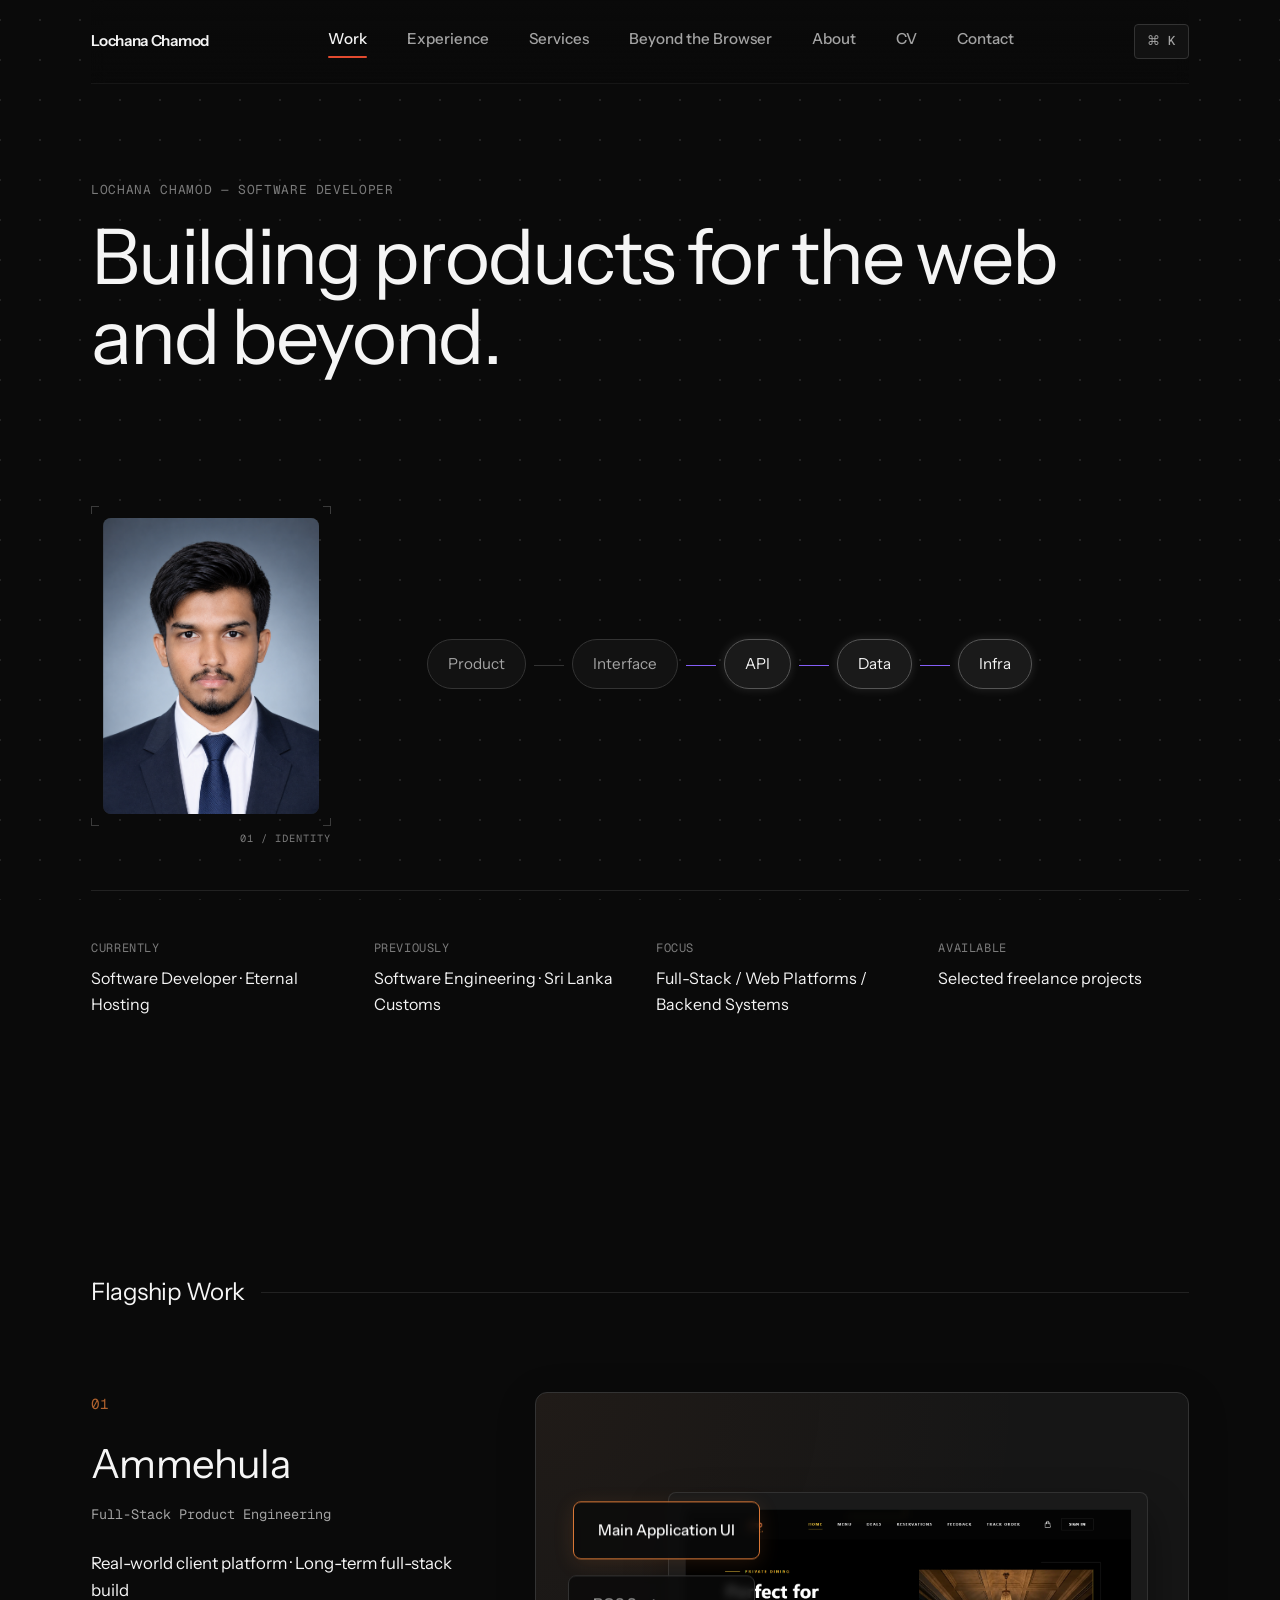
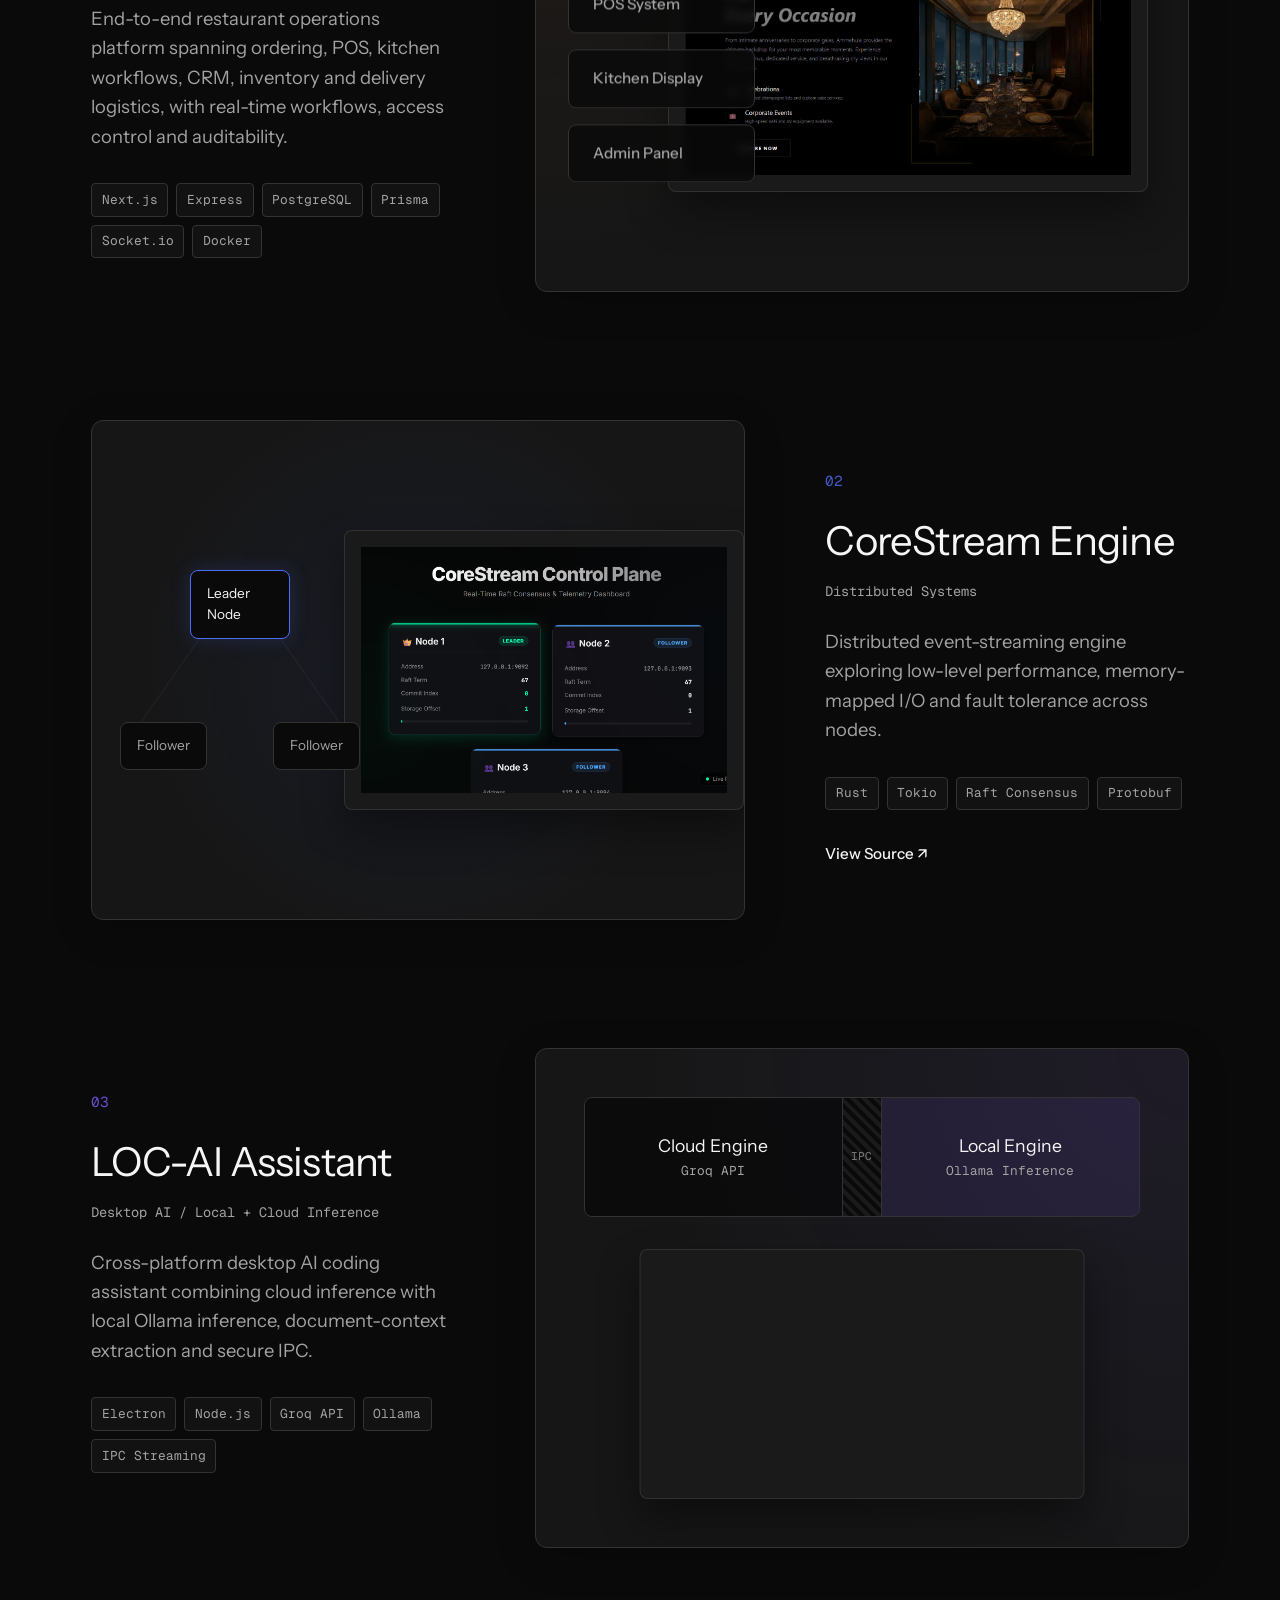
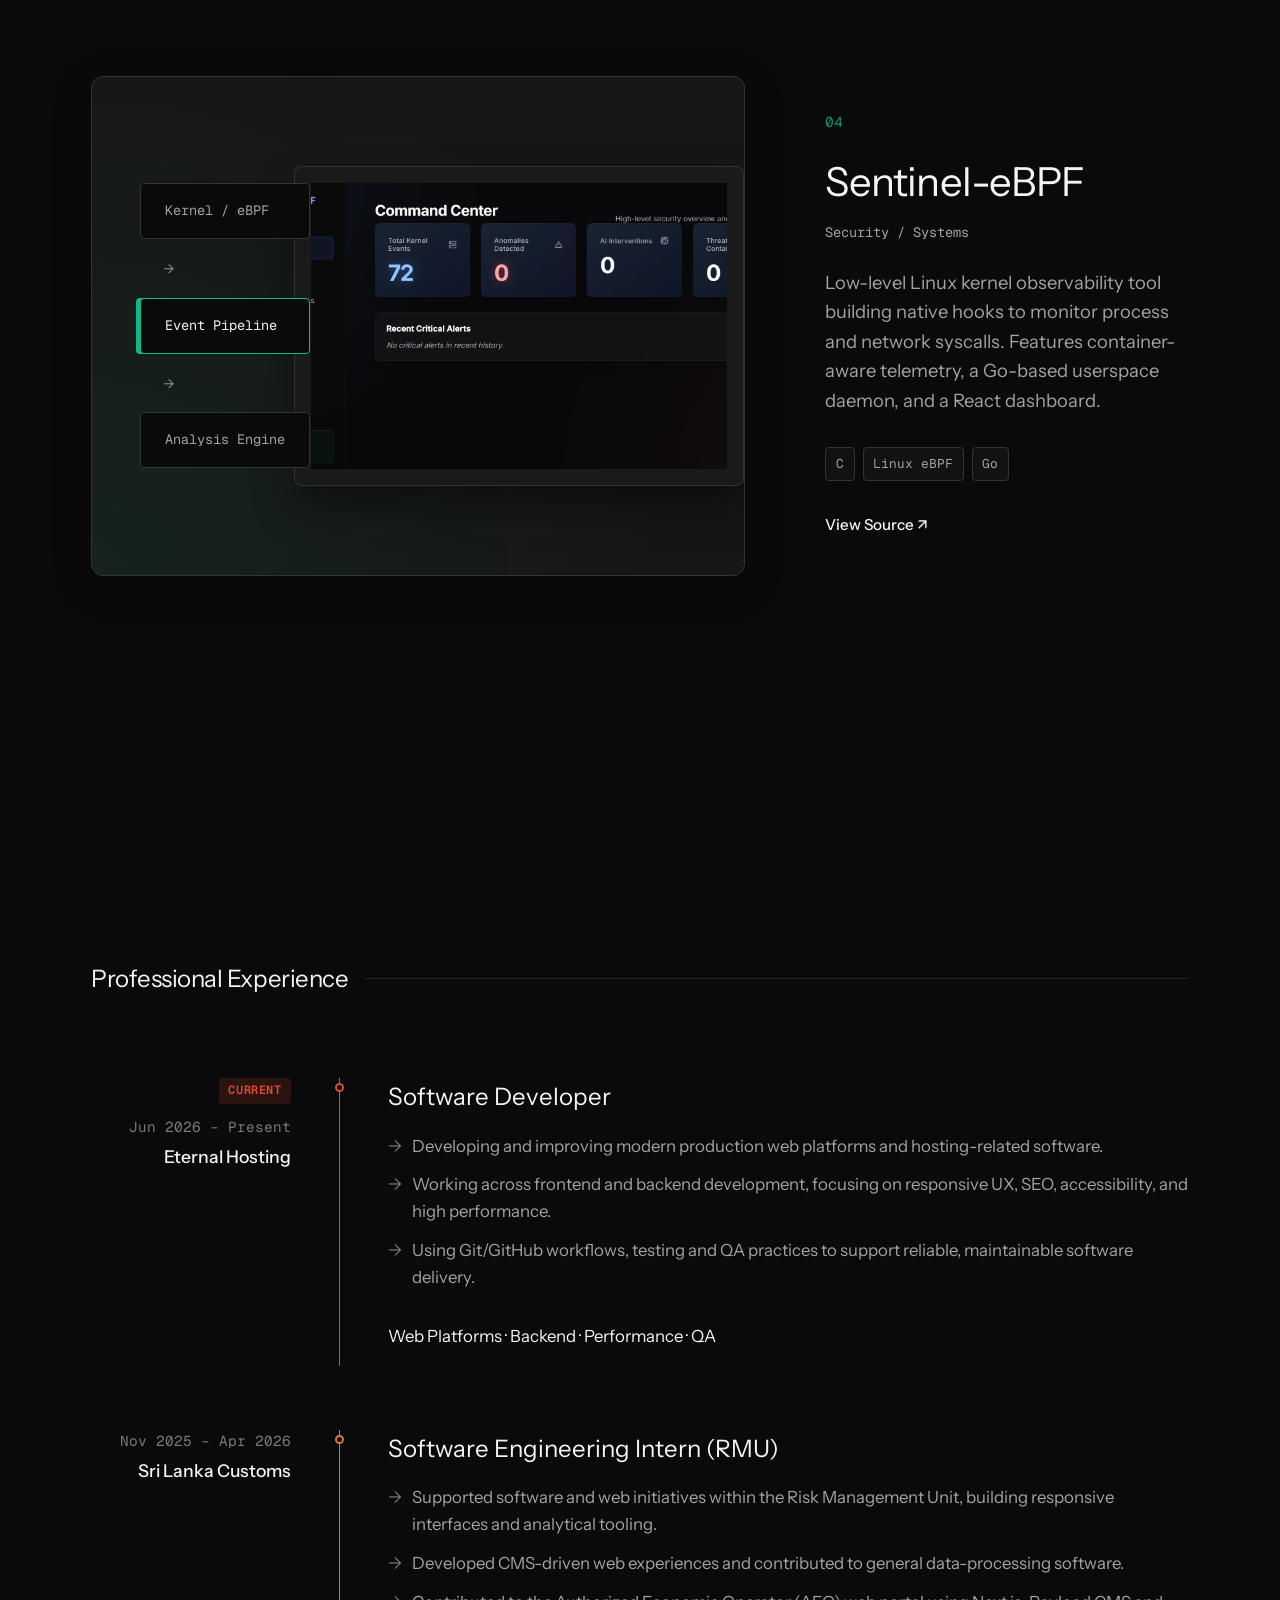
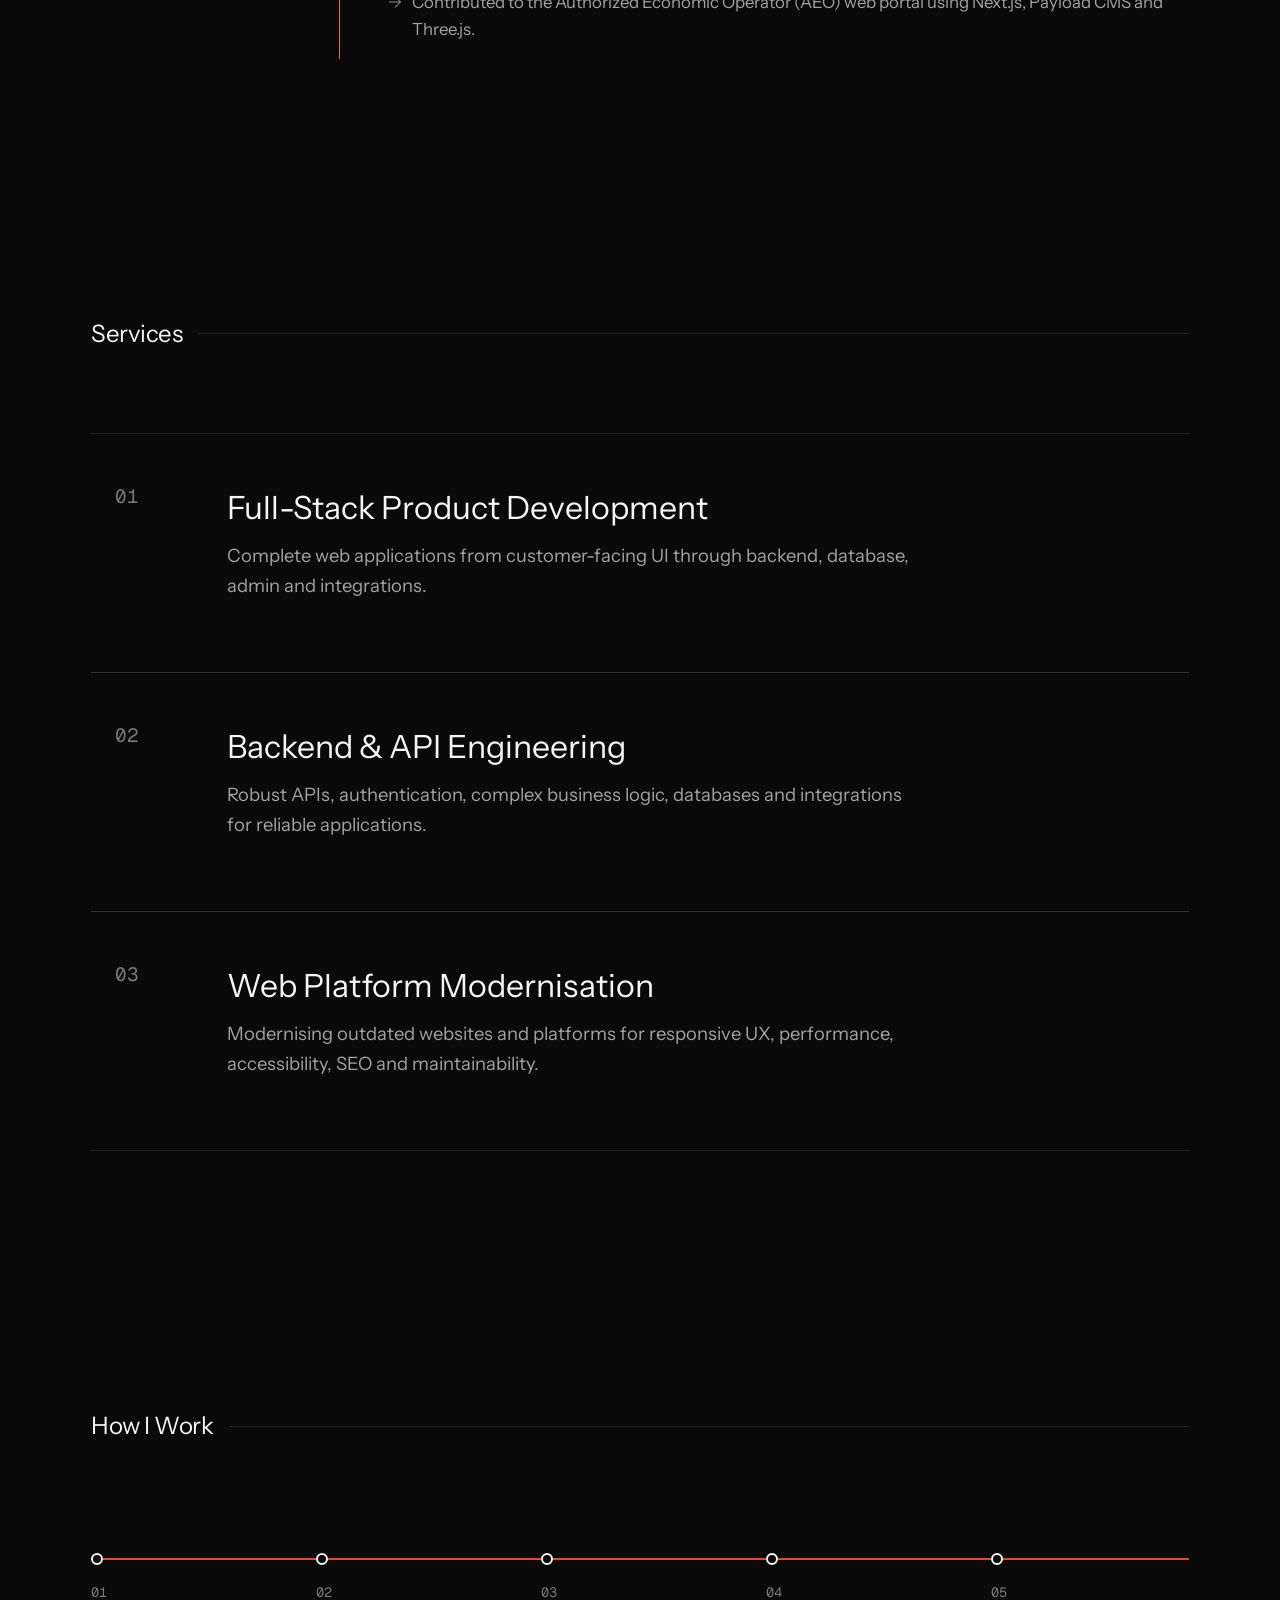
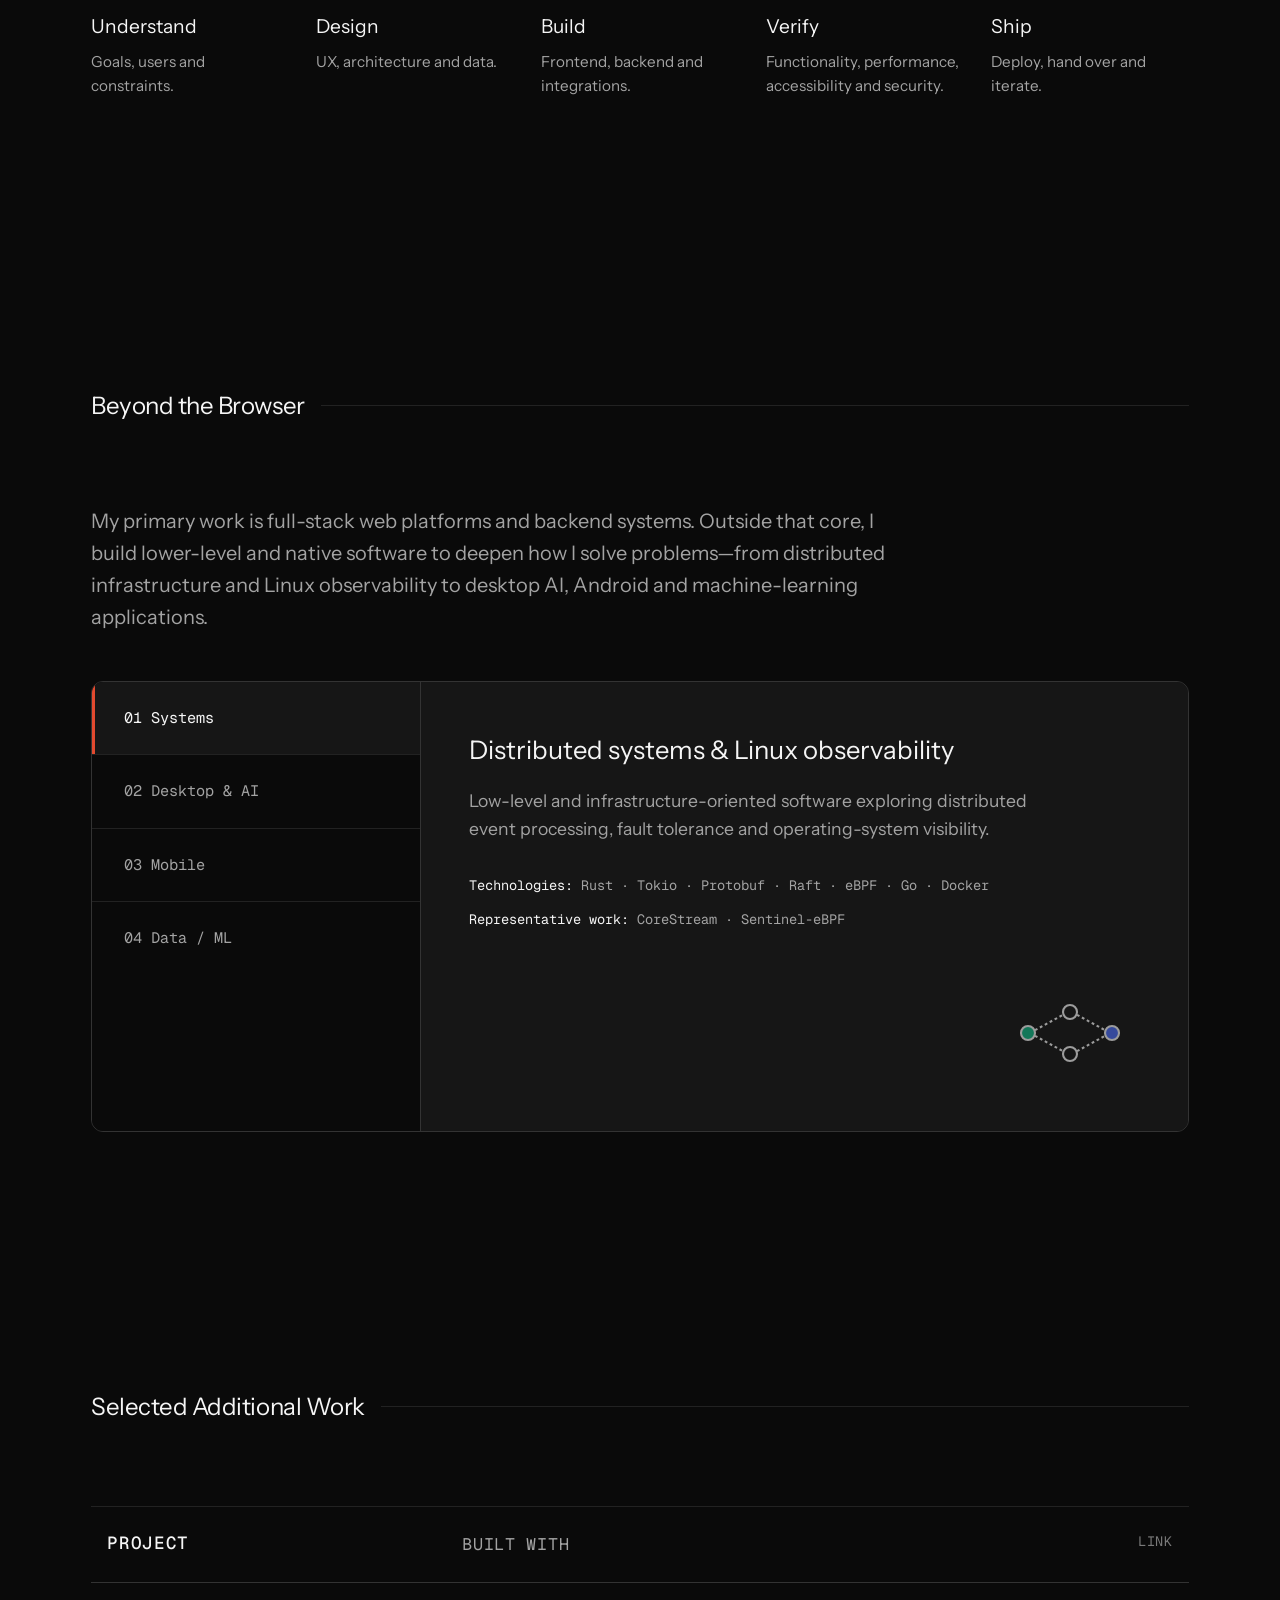
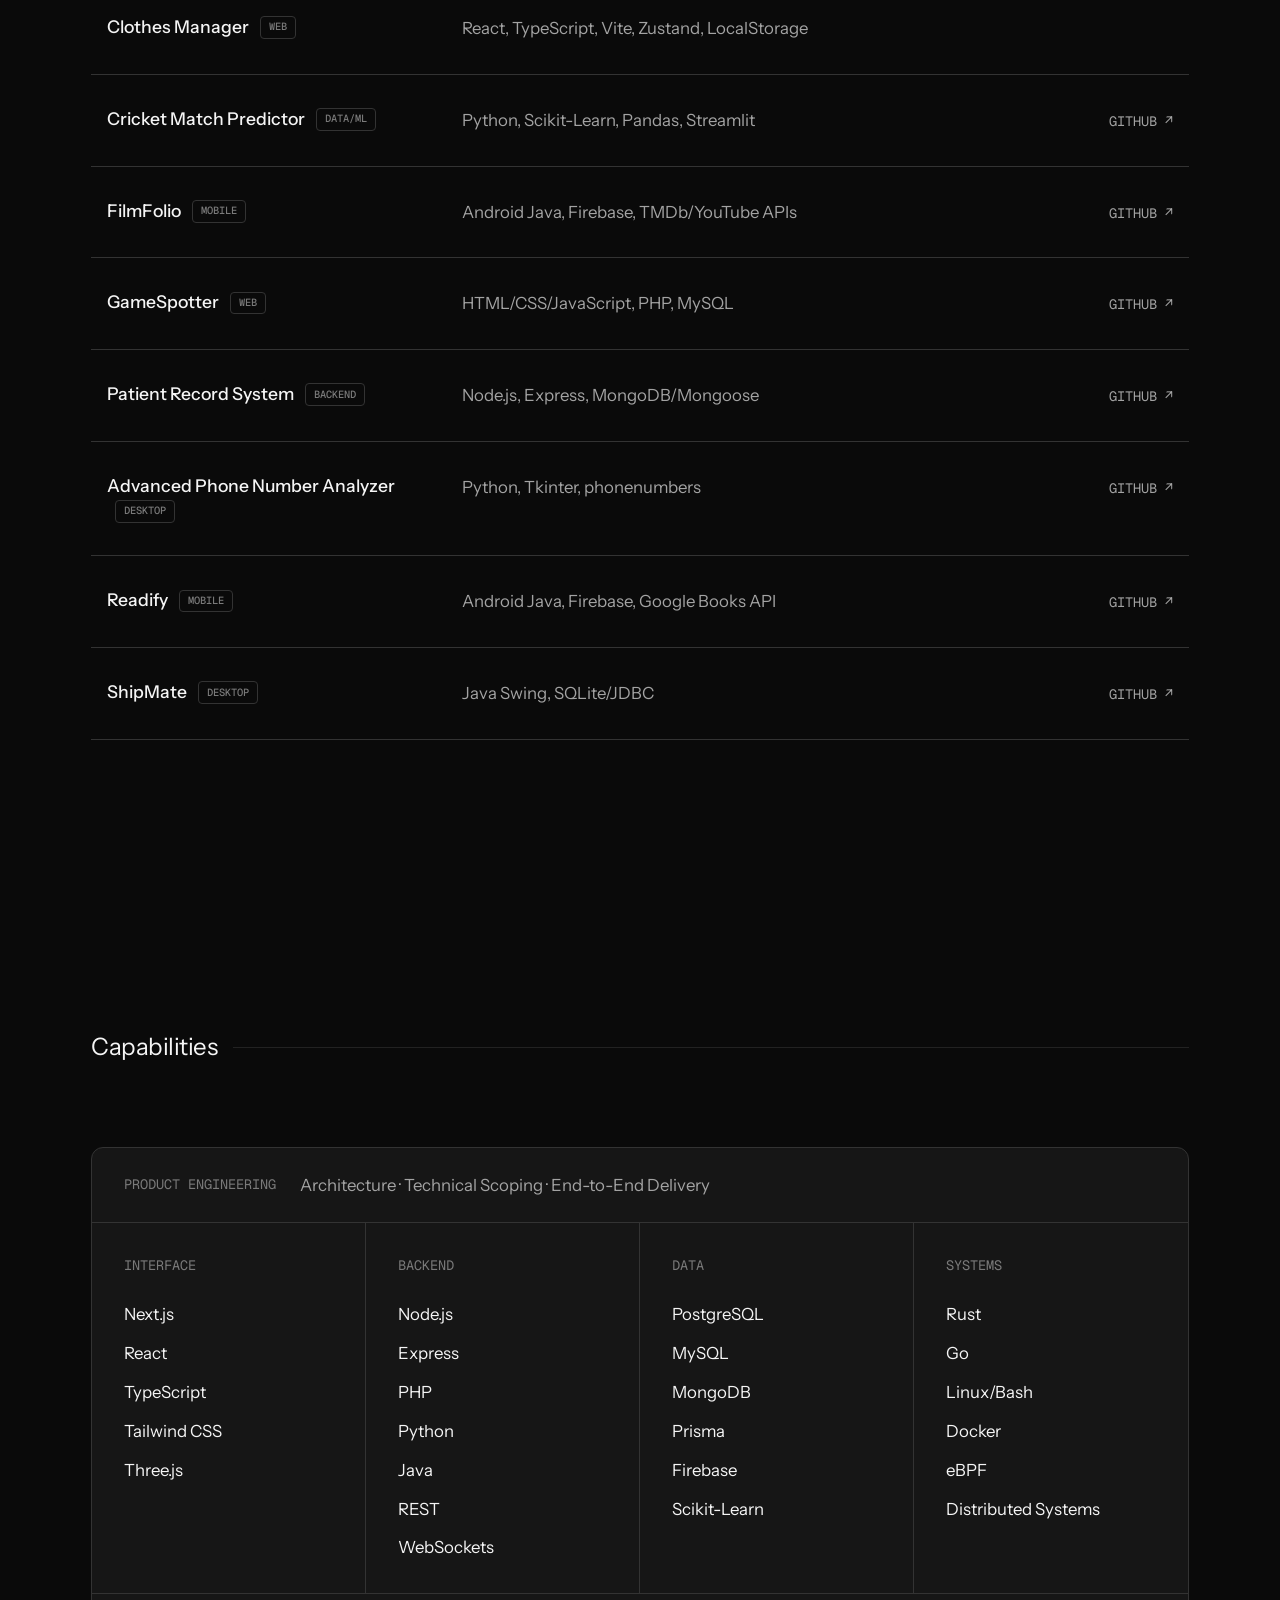
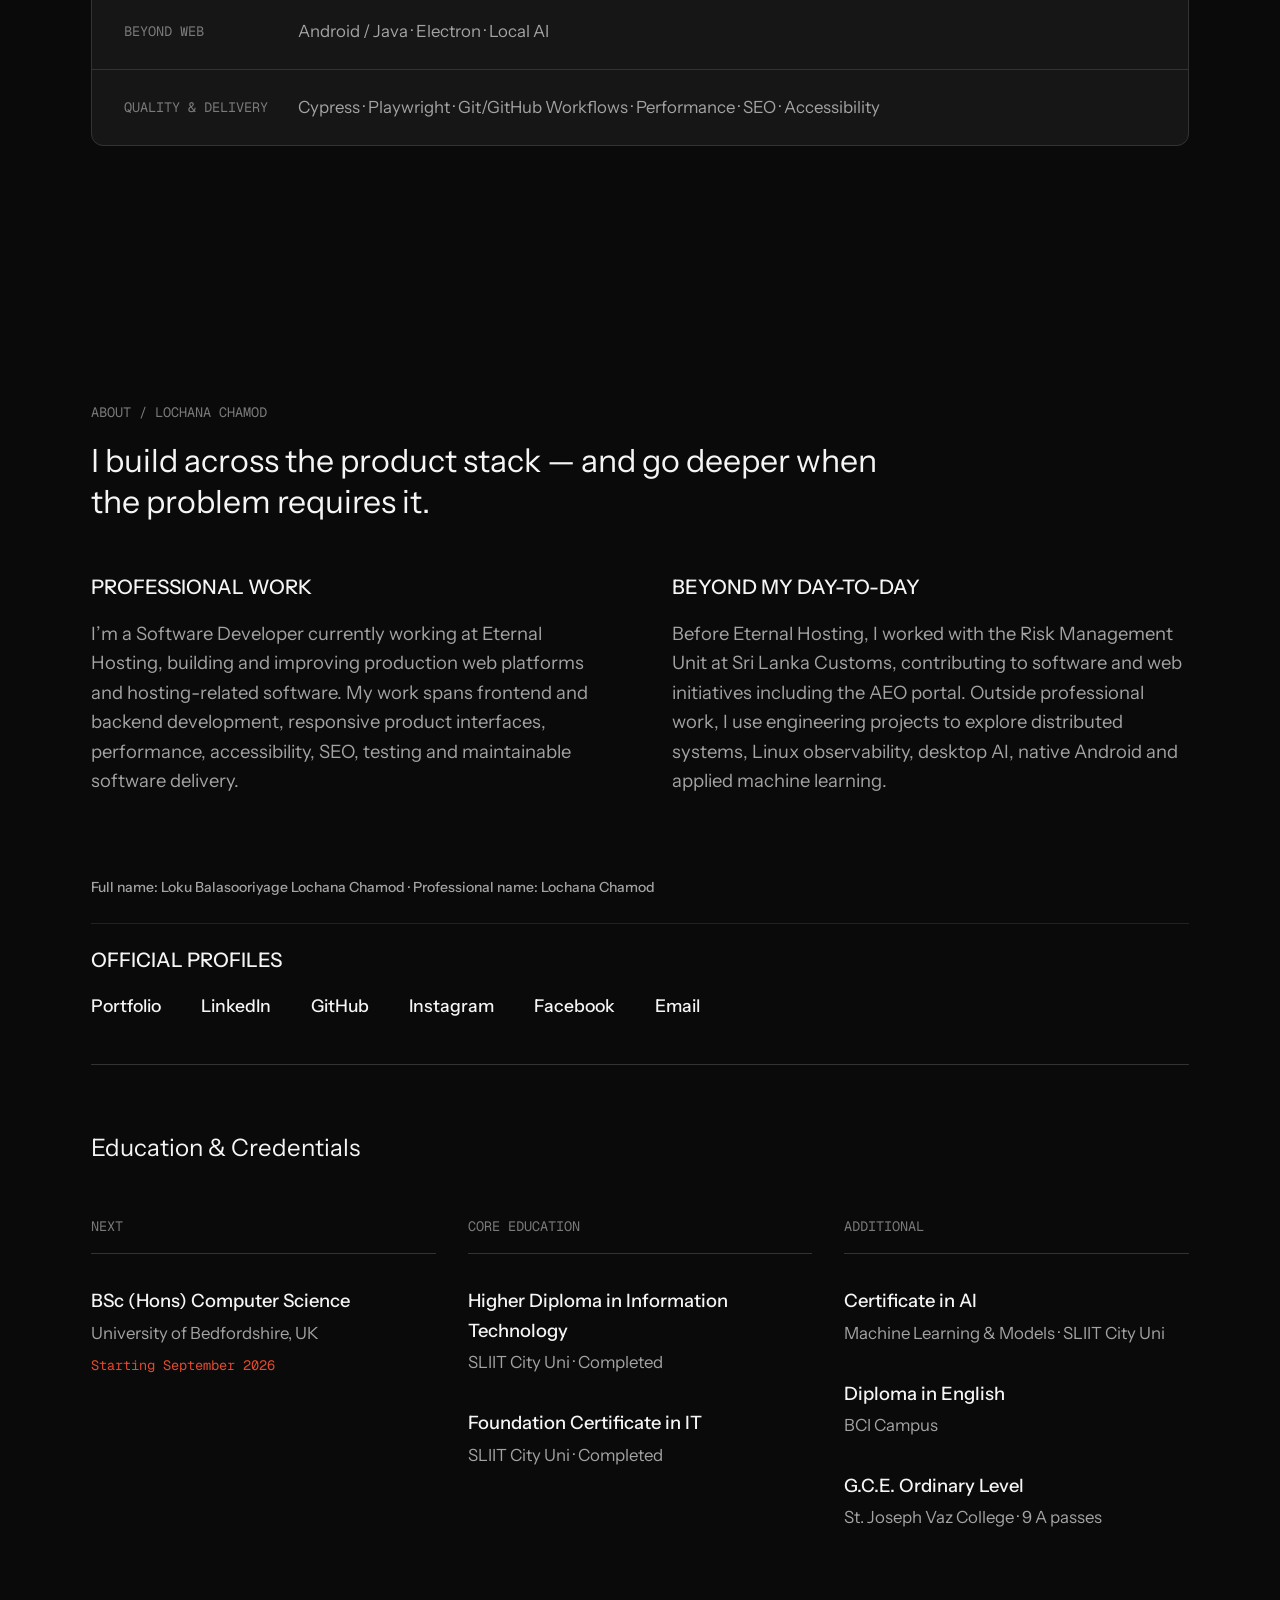
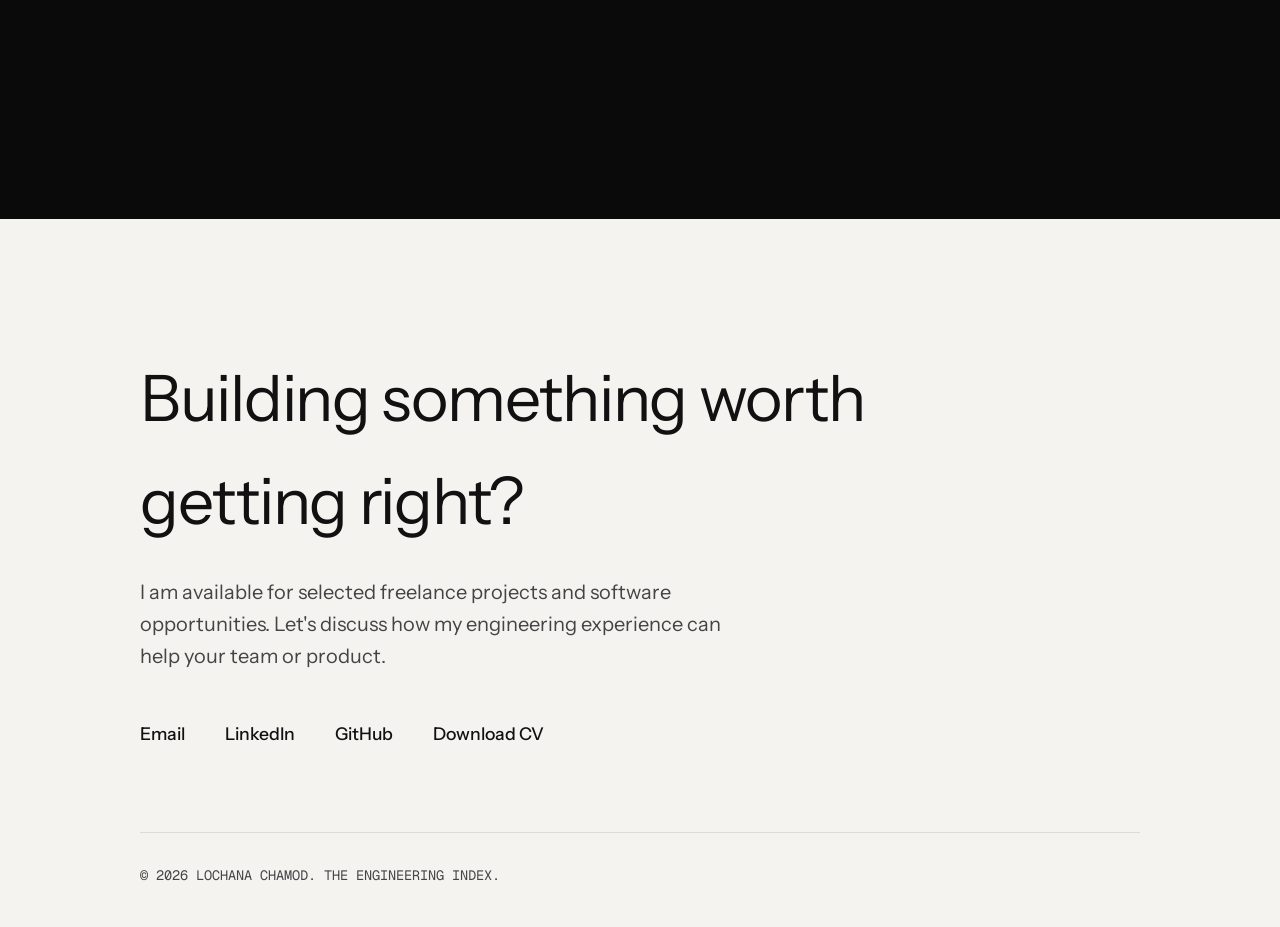
<file: index.html>
<!DOCTYPE html>
<html lang="en">
<head>
    <meta charset="UTF-8">
    <meta name="viewport" content="width=device-width, initial-scale=1.0">
    <title>Lochana Chamod — Software Developer | Full-Stack & Backend Engineering</title>
    <meta name="description" content="Lochana Chamod is a Software Developer at Eternal Hosting building modern web platforms, full-stack products and backend systems. Explore selected work across product engineering, distributed systems, AI and security.">
    <meta name="robots" content="index, follow, max-image-preview:large">
    <meta name="theme-color" content="#0a0a0a">
    
    <link rel="canonical" href="https://lochanachamod.github.io/">
    
    <!-- Open Graph -->
    <meta property="og:type" content="profile">
    <meta property="og:site_name" content="Lochana Chamod">
    <meta property="og:url" content="https://lochanachamod.github.io/">
    <meta property="og:title" content="Lochana Chamod — Software Developer">
    <meta property="og:description" content="Software Developer at Eternal Hosting building modern web platforms, full-stack products and backend systems.">
    <meta property="og:image" content="https://lochanachamod.github.io/assets/images/og-lochana-chamod.jpg">
    <meta property="og:image:width" content="1200">
    <meta property="og:image:height" content="630">
    <meta property="og:image:alt" content="Lochana Chamod — Software Developer">
    
    <!-- Twitter -->
    <meta name="twitter:card" content="summary_large_image">
    <meta name="twitter:title" content="Lochana Chamod — Software Developer">
    <meta name="twitter:description" content="Software Developer at Eternal Hosting building modern web platforms, full-stack products and backend systems.">
    <meta name="twitter:image" content="https://lochanachamod.github.io/assets/images/og-lochana-chamod.jpg">

    <!-- Favicon -->
    <link rel="icon" type="image/png" href="assets/images/favicon.png">
    
    <!-- Preloads -->
    <link rel="preload" href="assets/images/dot-me.png" as="image">
    <link rel="preload" href="assets/images/profile.png" as="image">
        
    <!-- Fonts -->
    <link rel="preconnect" href="https://fonts.googleapis.com">
    <link rel="preconnect" href="https://fonts.gstatic.com" crossorigin>
    <link href="https://fonts.googleapis.com/css2?family=Geist+Mono:wght@100..900&family=Instrument+Sans:ital,wght@0,400..700;1,400..700&display=swap" rel="stylesheet">
    
    <!-- CSS -->
    <link rel="stylesheet" href="style.css">
    <link rel="stylesheet" href="assets/css/hero-identity.css">

    <!-- JSON-LD -->
    <script type="application/ld+json">
    {
      "@context": "https://schema.org",
      "@type": "ProfilePage",
      "@id": "https://lochanachamod.github.io/#profile",
      "url": "https://lochanachamod.github.io/",
      "name": "Lochana Chamod — Software Developer",
      "mainEntity": {
        "@type": "Person",
        "@id": "https://lochanachamod.github.io/#person",
        "name": "Lochana Chamod",
        "alternateName": [
          "Loku Balasooriyage Lochana Chamod",
          "L.B. Lochana Chamod",
          "L.B.L. Chamod"
        ],
        "email": "mailto:lochanachamod3@gmail.com",
        "url": "https://lochanachamod.github.io/",
        "image": [
          "https://lochanachamod.github.io/assets/images/lochana-chamod-software-developer-1x1.jpg",
          "https://lochanachamod.github.io/assets/images/lochana-chamod-software-developer-4x3.jpg",
          "https://lochanachamod.github.io/assets/images/lochana-chamod-software-developer-16x9.jpg"
        ],
        "jobTitle": "Software Developer",
        "description": "Software Developer focused on full-stack engineering, web platforms and backend systems.",
        "worksFor": {
          "@type": "Organization",
          "name": "Eternal Hosting",
          "url": "https://eternalhosting.cloud/"
        },
        "sameAs": [
          "https://www.linkedin.com/in/lochana-chamod",
          "https://github.com/lochanachamod",
          "https://www.instagram.com/__.lochana_chamod.__/",
          "https://www.facebook.com/profile.php?id=100093630894135"
        ],
        "knowsAbout": [
          "Full-Stack Engineering",
          "Web Platforms",
          "Backend Systems",
          "Distributed Systems",
          "Software Engineering"
        ]
      }
    }
    </script>
    <script type="application/ld+json">
    {
      "@context": "https://schema.org",
      "@type": "WebSite",
      "@id": "https://lochanachamod.github.io/#website",
      "url": "https://lochanachamod.github.io/",
      "name": "Lochana Chamod",
      "alternateName": [
        "Lochana Chamod Portfolio",
        "The Engineering Index"
      ],
      "author": {
        "@id": "https://lochanachamod.github.io/#person"
      },
      "description": "Portfolio of Lochana Chamod, Software Developer.",
      "inLanguage": "en"
    }
    </script>
</head>
<body>
    <a href="#main-content" class="skip-link">Skip to content</a>
    <!-- Command Palette Overlay -->
    <div id="cmd-palette" class="cmd-palette-wrapper" aria-hidden="true" role="dialog" aria-modal="true" aria-label="Command Palette">
        <div class="cmd-backdrop" id="cmd-backdrop"></div>
        <div class="cmd-modal">
            <div class="cmd-header">
                <input type="text" id="cmd-input" placeholder="Search commands, projects, or actions..." autocomplete="off" role="combobox" aria-autocomplete="list" aria-controls="cmd-results" aria-expanded="false">
                <span class="cmd-esc">ESC</span>
            </div>
            <div class="cmd-body" id="cmd-results" role="listbox">
                <!-- Populated by JS -->
            </div>
        </div>
    </div>

    <div class="site-wrapper">
        <nav class="sticky-nav" aria-label="Primary Navigation">
            <div class="nav-brand">Lochana Chamod</div>
            <div class="nav-links">
                <a href="#work" class="nav-item">Work</a>
                <a href="#experience" class="nav-item">Experience</a>
                <a href="#services" class="nav-item">Services</a>
                <a href="#beyond" class="nav-item">Beyond the Browser</a>
                <a href="#about" class="nav-item">About</a>
                <a href="assets/docs/Lochana_Chamod_CV.pdf" class="nav-item" download>CV</a>
                <a href="#contact" class="nav-item">Contact</a>
            </div>
            <div class="nav-tools">
                <button id="cmd-trigger" class="cmd-btn" aria-label="Open Command Palette">
                    <span class="cmd-icon" aria-hidden="true">⌘</span>
                    <span class="cmd-text">K</span>
                    <span class="cmd-text-mobile">Menu</span>
                </button>
            </div>
        </nav>

        <main id="main-content">
            <header class="hero-section reveal">
            <div class="hero-content">
                <span class="hero-eyebrow">LOCHANA CHAMOD — SOFTWARE DEVELOPER</span>
                <h1 class="hero-statement">Building products for the web and beyond.</h1>
                
                <div class="hero-layout">
                    <div class="hero-identity-stage" id="hero-identity">
                        <div class="id-anchor top-left"></div>
                        <div class="id-anchor top-right"></div>
                        <div class="id-anchor bottom-left"></div>
                        <div class="id-anchor bottom-right"></div>
                        <div class="id-label">01 / IDENTITY</div>
                        
                        <div class="identity-layers">
                            <img src="assets/images/dot-me.png" alt="" class="identity-dot" aria-hidden="true" width="240" height="320">
                            <img src="assets/images/profile.png" alt="Lochana Chamod, Software Developer at Eternal Hosting" class="identity-photo" id="identity-base-img" width="240" height="320">
                            <div class="identity-scanner" aria-hidden="true"></div>
                        </div>
                    </div>
                    
                    <div class="hero-pipeline">
                        <div class="pipe-node">Product</div>
                        <div class="pipe-line"></div>
                        <div class="pipe-node">Interface</div>
                        <div class="pipe-line"></div>
                        <div class="pipe-node">API</div>
                        <div class="pipe-line"></div>
                        <div class="pipe-node">Data</div>
                        <div class="pipe-line"></div>
                        <div class="pipe-node">Infra</div>
                    </div>
                </div>

                <div class="hero-proof-strip">
                    <div class="proof-item">
                        <span class="proof-label">Currently</span>
                        <span class="proof-val">Software Developer · Eternal Hosting</span>
                    </div>
                    <div class="proof-item">
                        <span class="proof-label">Previously</span>
                        <span class="proof-val">Software Engineering · Sri Lanka Customs</span>
                    </div>
                    <div class="proof-item">
                        <span class="proof-label">Focus</span>
                        <span class="proof-val">Full-Stack / Web Platforms / Backend Systems</span>
                    </div>
                    <div class="proof-item">
                        <span class="proof-label">Available</span>
                        <span class="proof-val">Selected freelance projects</span>
                    </div>
                </div>
            </div>
        </header>

        <section id="work" class="editorial-section reveal">
            <h2 class="section-title">Flagship Work</h2>
            
            <!-- 01 Ammehula -->
            <article class="flagship-project proj-ammehula" id="proj-ammehula">
                <div class="flagship-meta">
                    <span class="flagship-number">01</span>
                    <h3 class="flagship-title">Ammehula</h3>
                    <p class="flagship-category">Full-Stack Product Engineering</p>
                    <p class="flagship-client-meta">Real-world client platform · Long-term full-stack build</p>
                    <p class="flagship-desc">End-to-end restaurant operations platform spanning ordering, POS, kitchen workflows, CRM, inventory and delivery logistics, with real-time workflows, access control and auditability.</p>
                    
                    <div class="flagship-tech">
                        <span>Next.js</span>
                        <span>Express</span>
                        <span>PostgreSQL</span>
                        <span>Prisma</span>
                        <span>Socket.io</span>
                        <span>Docker</span>
                    </div>
                </div>
                <div class="flagship-visual vis-ammehula">
                    <div class="ammehula-interactive-layer">
                        <button class="arch-node active" data-media="main" aria-pressed="true">Main Application UI</button>
                        <button class="arch-node" data-media="pos" aria-pressed="false">POS System</button>
                        <button class="arch-node" data-media="kds" aria-pressed="false">Kitchen Display</button>
                        <button class="arch-node" data-media="admin" aria-pressed="false">Admin Panel</button>
                    </div>
                    <div class="media-layer">
                        <img src="assets/projects/ammehula/main.png" alt="Ammehula Main UI screenshot" class="flag-img visible" id="img-ammehula-main" loading="lazy" decoding="async" width="450" height="280">
                        <img src="assets/projects/ammehula/pos.png" alt="Ammehula POS screenshot" class="flag-img" id="img-ammehula-pos" loading="lazy" decoding="async" width="350" height="200">
                        <img src="assets/projects/ammehula/kds.png" alt="Ammehula KDS screenshot" class="flag-img" id="img-ammehula-kds" loading="lazy" decoding="async" width="300" height="180">
                        <img src="assets/projects/ammehula/admin.png" alt="Ammehula Admin Panel screenshot" class="flag-img" id="img-ammehula-admin" loading="lazy" decoding="async" width="350" height="220">
                    </div>
                </div>
            </article>

            <!-- 02 CoreStream -->
            <article class="flagship-project proj-corestream reverse" id="proj-corestream">
                <div class="flagship-meta">
                    <span class="flagship-number">02</span>
                    <h3 class="flagship-title">CoreStream Engine</h3>
                    <p class="flagship-category">Distributed Systems</p>
                    <p class="flagship-desc">Distributed event-streaming engine exploring low-level performance, memory-mapped I/O and fault tolerance across nodes.</p>
                    
                    <div class="flagship-tech">
                        <span>Rust</span>
                        <span>Tokio</span>
                                                <span>Raft Consensus</span>
                        <span>Protobuf</span>
                    </div>
                    <a href="https://github.com/lochanachamod/corestream" target="_blank" rel="noopener noreferrer" class="project-link">View Source ↗</a>
                </div>
                <div class="flagship-visual vis-corestream">
                    <div class="core-animation-layer">
                        <div class="node-ring">
                            <div class="core-node active">Leader Node</div>
                            <div class="core-node follower f1">Follower</div>
                            <div class="core-node follower f2">Follower</div>
                            <div class="c-line to-f1"><div class="packet"></div></div>
                            <div class="c-line to-f2"><div class="packet rev"></div></div>
                        </div>
                    </div>
                    <div class="media-layer right-align">
                        <img src="assets/projects/corestream/terminal.png" alt="CoreStream Terminal screenshot" class="flag-img visible shadow" loading="lazy" decoding="async" width="400" height="280">
                    </div>
                </div>
            </article>

            <!-- 03 LOC-AI -->
            <article class="flagship-project proj-locai" id="proj-locai">
                <div class="flagship-meta">
                    <span class="flagship-number">03</span>
                    <h3 class="flagship-title">LOC-AI Assistant</h3>
                    <p class="flagship-category">Desktop AI / Local + Cloud Inference</p>
                    <p class="flagship-desc">Cross-platform desktop AI coding assistant combining cloud inference with local Ollama inference, document-context extraction and secure IPC.</p>
                    
                    <div class="flagship-tech">
                        <span>Electron</span>
                        <span>Node.js</span>
                        <span>Groq API</span>
                        <span>Ollama</span>
                        <span>IPC Streaming</span>
                    </div>
                </div>
                <div class="flagship-visual vis-locai">
                    <div class="split-interaction">
                        <button class="split-pane cloud-pane" aria-pressed="false" data-media="context">
                            <div class="pane-title">Cloud Engine</div>
                            <div class="pane-tech">Groq API</div>
                        </button>
                        <div class="ipc-barrier">IPC</div>
                        <button class="split-pane local-pane active" aria-pressed="true" data-media="main">
                            <div class="pane-title">Local Engine</div>
                            <div class="pane-tech">Ollama Inference</div>
                        </button>
                    </div>
                    <div class="media-layer stacked">
                        <img src="assets/projects/loc-ai/main.png" alt="LOC-AI Main App screenshot" class="flag-img visible" id="img-locai-main" loading="lazy" decoding="async" width="400" height="250">
                        <img src="assets/projects/loc-ai/context.png" alt="LOC-AI Context Menu screenshot" class="flag-img" id="img-locai-context" loading="lazy" decoding="async" width="250" height="180">
                    </div>
                </div>
            </article>

            <!-- 04 Sentinel-eBPF -->
            <article class="flagship-project proj-sentinel reverse" id="proj-sentinel">
                <div class="flagship-meta">
                    <span class="flagship-number">04</span>
                    <h3 class="flagship-title">Sentinel-eBPF</h3>
                    <p class="flagship-category">Security / Systems</p>
                    <p class="flagship-desc">Low-level Linux kernel observability tool building native hooks to monitor process and network syscalls. Features container-aware telemetry, a Go-based userspace daemon, and a React dashboard.</p>
                    
                    <div class="flagship-tech">
                        <span>C</span>
                        <span>Linux eBPF</span>
                        <span>Go</span>
                    </div>
                    <a href="https://github.com/lochanachamod/sentinel-ebpf" target="_blank" rel="noopener noreferrer" class="project-link">View Source ↗</a>
                </div>
                <div class="flagship-visual vis-sentinel">
                    <div class="sentinel-pipeline">
                        <div class="s-node">Kernel / eBPF</div>
                        <div class="s-arrow">→</div>
                        <div class="s-node active">Event Pipeline</div>
                        <div class="s-arrow">→</div>
                        <div class="s-node">Analysis Engine</div>
                    </div>
                    <div class="media-layer right-align">
                        <img src="assets/projects/sentinel/dashboard.png" alt="Sentinel Dashboard screenshot" class="flag-img visible shadow" loading="lazy" decoding="async" width="450" height="320">
                    </div>
                </div>
            </article>
        </section>

        <section id="experience" class="editorial-section reveal">
            <h2 class="section-title">Professional Experience</h2>
            <div class="experience-list">
                <!-- Eternal Hosting -->
                <div class="career-rail eh-rail reveal">
                    <div class="career-meta">
                        <div class="career-status">CURRENT</div>
                        <p class="career-date">Jun 2026 – Present</p>
                        <p class="career-company">Eternal Hosting</p>
                    </div>
                    <div class="career-signal" aria-hidden="true">
                        <div class="signal-line"></div>
                        <div class="signal-node"></div>
                    </div>
                    <div class="career-content">
                        <h3 class="career-role">Software Developer</h3>
                        <ul class="career-details">
                            <li>Developing and improving modern production web platforms and hosting-related software.</li>
                            <li>Working across frontend and backend development, focusing on responsive UX, SEO, accessibility, and high performance.</li>
                            <li>Using Git/GitHub workflows, testing and QA practices to support reliable, maintainable software delivery.</li>
                        </ul>
                        <div class="career-tags">Web Platforms &middot; Backend &middot; Performance &middot; QA</div>
                    </div>
                </div>
                
                <!-- Sri Lanka Customs -->
                <div class="career-rail slc-rail reveal">
                    <div class="career-meta">
                        <p class="career-date">Nov 2025 – Apr 2026</p>
                        <p class="career-company">Sri Lanka Customs</p>
                    </div>
                    <div class="career-signal" aria-hidden="true">
                        <div class="signal-line"></div>
                        <div class="signal-node"></div>
                    </div>
                    <div class="career-content">
                        <h3 class="career-role">Software Engineering Intern (RMU)</h3>
                        <ul class="career-details">
                            <li>Supported software and web initiatives within the Risk Management Unit, building responsive interfaces and analytical tooling.</li>
                            <li>Developed CMS-driven web experiences and contributed to general data-processing software.</li>
                            <li>Contributed to the Authorized Economic Operator (AEO) web portal using Next.js, Payload CMS and Three.js.</li>
                        </ul>
                    </div>
                </div>
            </div>
        </section>

        <section id="services" class="editorial-section reveal">
            <h2 class="section-title">Services</h2>
            <div class="services-wrapper">
                <div class="service-rail dev-rail reveal">
                    <span class="service-num">01</span>
                    <div class="service-info">
                        <h3 class="service-name">Full-Stack Product Development</h3>
                        <p class="service-desc">Complete web applications from customer-facing UI through backend, database, admin and integrations.</p>
                    </div>
                </div>
                <div class="service-rail api-rail reveal">
                    <span class="service-num">02</span>
                    <div class="service-info">
                        <h3 class="service-name">Backend & API Engineering</h3>
                        <p class="service-desc">Robust APIs, authentication, complex business logic, databases and integrations for reliable applications.</p>
                    </div>
                </div>
                <div class="service-rail mod-rail reveal">
                    <span class="service-num">03</span>
                    <div class="service-info">
                        <h3 class="service-name">Web Platform Modernisation</h3>
                        <p class="service-desc">Modernising outdated websites and platforms for responsive UX, performance, accessibility, SEO and maintainability.</p>
                    </div>
                </div>
            </div>
        </section>

        <section id="workflow" class="editorial-section reveal">
            <h2 class="section-title">How I Work</h2>
            <div class="process-path reveal">
                <div class="path-line"></div>
                <div class="path-step">
                    <div class="path-node" aria-hidden="true"></div>
                    <span class="path-num">01</span>
                    <span class="path-name">Understand</span>
                    <p class="path-desc">Goals, users and constraints.</p>
                </div>
                <div class="path-step">
                    <div class="path-node" aria-hidden="true"></div>
                    <span class="path-num">02</span>
                    <span class="path-name">Design</span>
                    <p class="path-desc">UX, architecture and data.</p>
                </div>
                <div class="path-step">
                    <div class="path-node" aria-hidden="true"></div>
                    <span class="path-num">03</span>
                    <span class="path-name">Build</span>
                    <p class="path-desc">Frontend, backend and integrations.</p>
                </div>
                <div class="path-step">
                    <div class="path-node" aria-hidden="true"></div>
                    <span class="path-num">04</span>
                    <span class="path-name">Verify</span>
                    <p class="path-desc">Functionality, performance, accessibility and security.</p>
                </div>
                <div class="path-step">
                    <div class="path-node" aria-hidden="true"></div>
                    <span class="path-num">05</span>
                    <span class="path-name">Ship</span>
                    <p class="path-desc">Deploy, hand over and iterate.</p>
                </div>
            </div>
        </section>

        <section id="beyond" class="editorial-section reveal">
            <h2 class="section-title">Beyond the Browser</h2>
            <div class="bento-intro">
                <p>My primary work is full-stack web platforms and backend systems. Outside that core, I build lower-level and native software to deepen how I solve problems—from distributed infrastructure and Linux observability to desktop AI, Android and machine-learning applications.</p>
            </div>
            
            <div class="tech-range-container">
                <div class="tech-nav" role="tablist">
                    <button class="tech-tab active" role="tab" aria-selected="true" aria-controls="tech-systems" id="tab-systems" tabindex="0">01 Systems</button>
                    <button class="tech-tab" role="tab" aria-selected="false" aria-controls="tech-desktop" id="tab-desktop" tabindex="-1">02 Desktop & AI</button>
                    <button class="tech-tab" role="tab" aria-selected="false" aria-controls="tech-mobile" id="tab-mobile" tabindex="-1">03 Mobile</button>
                    <button class="tech-tab" role="tab" aria-selected="false" aria-controls="tech-data" id="tab-data" tabindex="-1">04 Data / ML</button>
                </div>
                <div class="tech-stage">
                    <!-- Systems Panel -->
                    <div class="tech-panel active" role="tabpanel" id="tech-systems" aria-labelledby="tab-systems">
                        <div class="tech-content">
                            <h3>Distributed systems & Linux observability</h3>
                            <p class="tech-desc">Low-level and infrastructure-oriented software exploring distributed event processing, fault tolerance and operating-system visibility.</p>
                            <div class="tech-meta">
                                <strong>Technologies:</strong> Rust &middot; Tokio &middot; Protobuf &middot; Raft &middot; eBPF &middot; Go &middot; Docker
                            </div>
                            <div class="tech-meta">
                                <strong>Representative work:</strong> CoreStream &middot; Sentinel-eBPF
                            </div>
                        </div>
                        <div class="tech-visual visual-systems" aria-hidden="true">
                            <svg viewBox="0 0 100 60" fill="none" stroke="currentColor" stroke-width="1.5">
                                <circle cx="20" cy="30" r="5" fill="var(--color-sentinel)" />
                                <circle cx="50" cy="15" r="5" />
                                <circle cx="50" cy="45" r="5" />
                                <circle cx="80" cy="30" r="5" fill="var(--color-corestream)" />
                                <path d="M25 28 L45 17" stroke-dasharray="2 2" />
                                <path d="M25 32 L45 43" stroke-dasharray="2 2" />
                                <path d="M55 17 L75 28" stroke-dasharray="2 2" />
                                <path d="M55 43 L75 32" stroke-dasharray="2 2" />
                            </svg>
                        </div>
                    </div>
                    
                    <!-- Desktop & AI Panel -->
                    <div class="tech-panel" role="tabpanel" id="tech-desktop" aria-labelledby="tab-desktop">
                        <div class="tech-content">
                            <h3>Desktop AI with local and cloud inference</h3>
                            <p class="tech-desc">Building cross-platform desktop AI applications with secure IPC, document-context extraction, and local/cloud inference.</p>
                            <div class="tech-meta">
                                <strong>Technologies:</strong> Electron &middot; Node.js &middot; Ollama &middot; Groq &middot; OCR/PDF &middot; IPC
                            </div>
                            <div class="tech-meta">
                                <strong>Representative work:</strong> LOC-AI Assistant
                            </div>
                        </div>
                        <div class="tech-visual visual-desktop" aria-hidden="true">
                            <svg viewBox="0 0 100 60" fill="none" stroke="currentColor" stroke-width="1.5">
                                <rect x="25" y="15" width="50" height="30" rx="3" />
                                <line x1="25" y1="22" x2="75" y2="22" />
                                <circle cx="30" cy="18.5" r="1.5" fill="var(--text-dark)" />
                                <circle cx="35" cy="18.5" r="1.5" fill="var(--text-dark)" />
                                <path d="M40 35 L60 35" stroke="var(--color-locai)" />
                                <path d="M40 40 L50 40" stroke="var(--text-dark)" />
                            </svg>
                        </div>
                    </div>

                    <!-- Mobile Panel -->
                    <div class="tech-panel" role="tabpanel" id="tech-mobile" aria-labelledby="tab-mobile">
                        <div class="tech-content">
                            <h3>Native Android applications</h3>
                            <p class="tech-desc">Building native Android applications with cloud synchronisation, API integrations and responsive Material interfaces.</p>
                            <div class="tech-meta">
                                <strong>Technologies:</strong> Java &middot; Android SDK &middot; Firebase &middot; REST APIs
                            </div>
                            <div class="tech-meta">
                                <strong>Representative work:</strong> FilmFolio &middot; Readify
                            </div>
                        </div>
                        <div class="tech-visual visual-mobile" aria-hidden="true">
                            <svg viewBox="0 0 100 60" fill="none" stroke="currentColor" stroke-width="1.5">
                                <rect x="40" y="5" width="20" height="50" rx="4" />
                                <rect x="44" y="15" width="12" height="12" rx="2" />
                                <line x1="44" y1="33" x2="56" y2="33" stroke="var(--color-corestream)" />
                                <line x1="44" y1="38" x2="52" y2="38" />
                                <line x1="48" y1="8" x2="52" y2="8" />
                            </svg>
                        </div>
                    </div>

                    <!-- Data / ML Panel -->
                    <div class="tech-panel" role="tabpanel" id="tech-data" aria-labelledby="tab-data">
                        <div class="tech-content">
                            <h3>Applied machine learning & data workflows</h3>
                            <p class="tech-desc">Creating predictive models and data visualization pipelines from exploratory analysis through to interactive deployment.</p>
                            <div class="tech-meta">
                                <strong>Technologies:</strong> Python &middot; Pandas &middot; Scikit-Learn &middot; Streamlit
                            </div>
                            <div class="tech-meta">
                                <strong>Representative work:</strong> Cricket Match Predictor
                            </div>
                        </div>
                        <div class="tech-visual visual-data" aria-hidden="true">
                            <svg viewBox="0 0 100 60" fill="none" stroke="currentColor" stroke-width="1.5">
                                <line x1="20" y1="45" x2="80" y2="45" />
                                <line x1="20" y1="15" x2="20" y2="45" />
                                <rect x="30" y="30" width="8" height="15" fill="var(--color-ammehula)" />
                                <rect x="45" y="20" width="8" height="25" fill="var(--color-ammehula)" />
                                <rect x="60" y="10" width="8" height="35" fill="var(--color-ammehula)" />
                                <polyline points="34,25 49,15 64,5" stroke="var(--text-main)" stroke-width="2" />
                            </svg>
                        </div>
                    </div>
                </div>
            </div>
        </section>

        <section id="additional-work" class="editorial-section reveal">
            <h2 class="section-title">Selected Additional Work</h2>
            
            <div class="index-table">
                <div class="index-header">
                    <div class="col-name">Project</div>
                    <div class="col-tech">Built With</div>
                    <div class="col-link">Link</div>
                </div>
                
                <div class="index-body">
                    <!-- 1 -->
                    <div class="index-row" id="proj-clothes-manager">
                        <div class="col-name">Clothes Manager <span class="project-badge">WEB</span></div>
                        <div class="col-tech">React, TypeScript, Vite, Zustand, LocalStorage</div>
                        <div class="col-link"></div>
                    </div>
                    <!-- 2 -->
                    <div class="index-row" id="proj-cricket-match-predictor">
                        <div class="col-name">Cricket Match Predictor <span class="project-badge">DATA/ML</span></div>
                        <div class="col-tech">Python, Scikit-Learn, Pandas, Streamlit</div>
                        <div class="col-link"><a href="https://github.com/lochanachamod/CricketPredictor" target="_blank" rel="noopener noreferrer">GitHub ↗</a></div>
                    </div>
                    <!-- 3 -->
                    <div class="index-row" id="proj-filmfolio">
                        <div class="col-name">FilmFolio <span class="project-badge">MOBILE</span></div>
                        <div class="col-tech">Android Java, Firebase, TMDb/YouTube APIs</div>
                        <div class="col-link"><a href="https://github.com/lochanachamod/FilmFolio" target="_blank" rel="noopener noreferrer">GitHub ↗</a></div>
                    </div>
                    <!-- 4 -->
                    <div class="index-row" id="proj-gamespotter">
                        <div class="col-name">GameSpotter <span class="project-badge">WEB</span></div>
                        <div class="col-tech">HTML/CSS/JavaScript, PHP, MySQL</div>
                        <div class="col-link"><a href="https://github.com/lochanachamod/GameSpotter" target="_blank" rel="noopener noreferrer">GitHub ↗</a></div>
                    </div>
                    <!-- 5 -->
                    <div class="index-row" id="proj-patient-record-system">
                        <div class="col-name">Patient Record System <span class="project-badge">BACKEND</span></div>
                        <div class="col-tech">Node.js, Express, MongoDB/Mongoose</div>
                        <div class="col-link"><a href="https://github.com/lochanachamod/PatientRecordSystem" target="_blank" rel="noopener noreferrer">GitHub ↗</a></div>
                    </div>
                    <!-- 6 -->
                    <div class="index-row" id="proj-advanced-phone-number-analyzer">
                        <div class="col-name">Advanced Phone Number Analyzer <span class="project-badge">DESKTOP</span></div>
                        <div class="col-tech">Python, Tkinter, phonenumbers</div>
                        <div class="col-link"><a href="https://github.com/lochanachamod/PhoneNumberAnalyzer" target="_blank" rel="noopener noreferrer">GitHub ↗</a></div>
                    </div>
                    <!-- 7 -->
                    <div class="index-row" id="proj-readify">
                        <div class="col-name">Readify <span class="project-badge">MOBILE</span></div>
                        <div class="col-tech">Android Java, Firebase, Google Books API</div>
                        <div class="col-link"><a href="https://github.com/lochanachamod/Readify" target="_blank" rel="noopener noreferrer">GitHub ↗</a></div>
                    </div>
                    <!-- 8 -->
                    <div class="index-row" id="proj-shipmate">
                        <div class="col-name">ShipMate <span class="project-badge">DESKTOP</span></div>
                        <div class="col-tech">Java Swing, SQLite/JDBC</div>
                        <div class="col-link"><a href="https://github.com/lochanachamod/ShipMate" target="_blank" rel="noopener noreferrer">GitHub ↗</a></div>
                    </div>
                </div>
            </div>
        </section>

        <section id="capabilities" class="editorial-section reveal">
            <h2 class="section-title">Capabilities</h2>
            <div class="stack-map-container">
                <div class="stack-rail stack-top">
                    <span class="stack-domain">PRODUCT ENGINEERING</span>
                    <span class="stack-skills">Architecture &middot; Technical Scoping &middot; End-to-End Delivery</span>
                </div>
                
                <div class="stack-main-layer">
                    <div class="stack-col col-interface">
                        <span class="col-domain">INTERFACE</span>
                        <ul class="col-skills">
                            <li>Next.js</li>
                            <li>React</li>
                            <li>TypeScript</li>
                            <li>Tailwind CSS</li>
                            <li>Three.js</li>
                        </ul>
                    </div>
                    <div class="stack-col col-backend">
                        <span class="col-domain">BACKEND</span>
                        <ul class="col-skills">
                            <li>Node.js</li>
                            <li>Express</li>
                            <li>PHP</li>
                            <li>Python</li>
                            <li>Java</li>
                            <li>REST</li>
                            <li>WebSockets</li>
                        </ul>
                    </div>
                    <div class="stack-col col-data">
                        <span class="col-domain">DATA</span>
                        <ul class="col-skills">
                            <li>PostgreSQL</li>
                            <li>MySQL</li>
                            <li>MongoDB</li>
                            <li>Prisma</li>
                            <li>Firebase</li>
                            <li>Scikit-Learn</li>
                        </ul>
                    </div>
                    <div class="stack-col col-systems">
                        <span class="col-domain">SYSTEMS</span>
                        <ul class="col-skills">
                            <li>Rust</li>
                            <li>Go</li>
                            <li>Linux/Bash</li>
                            <li>Docker</li>
                            <li>eBPF</li>
                            <li>Distributed Systems</li>
                        </ul>
                    </div>
                </div>

                <div class="stack-rail stack-bottom">
                    <span class="stack-domain">BEYOND WEB</span>
                    <span class="stack-skills">Android / Java &middot; Electron &middot; Local AI</span>
                </div>
                
                <div class="stack-rail stack-bottom">
                    <span class="stack-domain">QUALITY & DELIVERY</span>
                    <span class="stack-skills">Cypress &middot; Playwright &middot; Git/GitHub Workflows &middot; Performance &middot; SEO &middot; Accessibility</span>
                </div>
            </div>
        </section>

        <section id="about" class="editorial-section reveal">
            <div class="about-intro">
                <div class="about-eyebrow">ABOUT / LOCHANA CHAMOD</div>
                <h2 class="about-statement">I build across the product stack — and go deeper when the problem requires it.</h2>
            </div>

            <div class="about-columns">
                <div class="about-col">
                    <h3 class="about-col-title">PROFESSIONAL WORK</h3>
                    <p>I’m a Software Developer currently working at Eternal Hosting, building and improving production web platforms and hosting-related software. My work spans frontend and backend development, responsive product interfaces, performance, accessibility, SEO, testing and maintainable software delivery.</p>
                </div>
                <div class="about-col">
                    <h3 class="about-col-title">BEYOND MY DAY-TO-DAY</h3>
                    <p>Before Eternal Hosting, I worked with the Risk Management Unit at Sri Lanka Customs, contributing to software and web initiatives including the AEO portal. Outside professional work, I use engineering projects to explore distributed systems, Linux observability, desktop AI, native Android and applied machine learning.</p>
                </div>
            </div>
            
            <div class="about-identity-meta" style="margin-top: 15px; margin-bottom: 25px; font-size: 14px; color: var(--text-muted); font-weight: 500;">
                Full name: Loku Balasooriyage Lochana Chamod &middot; Professional name: Lochana Chamod
            </div>

            <div class="official-profiles" style="margin-top: 20px; border-top: 1px solid var(--border); padding-top: 20px; margin-bottom: 40px;">
                <h3 class="about-col-title">OFFICIAL PROFILES</h3>
                <div class="contact-links" style="margin-top: 15px;">
                    <a href="https://lochanachamod.github.io/" class="contact-link" rel="me noopener noreferrer">Portfolio</a>
                    <a href="https://www.linkedin.com/in/lochana-chamod" class="contact-link" rel="me noopener noreferrer">LinkedIn</a>
                    <a href="https://github.com/lochanachamod" class="contact-link" rel="me noopener noreferrer">GitHub</a>
                    <a href="https://www.instagram.com/__.lochana_chamod.__/" class="contact-link" rel="me noopener noreferrer">Instagram</a>
                    <a href="https://www.facebook.com/profile.php?id=100093630894135" class="contact-link" rel="me noopener noreferrer">Facebook</a>
                    <a href="mailto:lochanachamod3@gmail.com" class="contact-link">Email</a>
                </div>
            </div>

            <div class="education-section">
                <h3 class="edu-section-title">Education & Credentials</h3>
                <div class="education-matrix">
                    <!-- Column 1 -->
                    <div class="edu-col">
                        <div class="edu-col-header">NEXT</div>
                        <div class="edu-item">
                            <h4 class="edu-degree">BSc (Hons) Computer Science</h4>
                            <p class="edu-school">University of Bedfordshire, UK</p>
                            <span class="edu-status status-next">Starting September 2026</span>
                        </div>
                    </div>
                    
                    <!-- Column 2 -->
                    <div class="edu-col">
                        <div class="edu-col-header">CORE EDUCATION</div>
                        <div class="edu-item">
                            <h4 class="edu-degree">Higher Diploma in Information Technology</h4>
                            <p class="edu-school">SLIIT City Uni &middot; Completed</p>
                        </div>
                        <div class="edu-item">
                            <h4 class="edu-degree">Foundation Certificate in IT</h4>
                            <p class="edu-school">SLIIT City Uni &middot; Completed</p>
                        </div>
                    </div>
                    
                    <!-- Column 3 -->
                    <div class="edu-col">
                        <div class="edu-col-header">ADDITIONAL</div>
                        <div class="edu-item">
                            <h4 class="edu-degree">Certificate in AI</h4>
                            <p class="edu-school">Machine Learning & Models &middot; SLIIT City Uni</p>
                        </div>
                        <div class="edu-item">
                            <h4 class="edu-degree">Diploma in English</h4>
                            <p class="edu-school">BCI Campus</p>
                        </div>
                        <div class="edu-item">
                            <h4 class="edu-degree">G.C.E. Ordinary Level</h4>
                            <p class="edu-school">St. Joseph Vaz College &middot; 9 A passes</p>
                        </div>
                    </div>
                </div>
            </div>
        </section>
        </main>

    </div>

    <footer id="contact" class="footer-inverted reveal">
        <div class="footer-inner">
            <div class="contact-cta">
                <h2 class="cta-heading">Building something worth getting right?</h2>
                <p class="cta-subheading">I am available for selected freelance projects and software opportunities. Let's discuss how my engineering experience can help your team or product.</p>
                <div class="contact-links">
                    <a href="mailto:lochanachamod3@gmail.com" class="contact-link">Email</a>
                    <a href="https://linkedin.com/in/lochana-chamod" target="_blank" rel="noopener noreferrer" class="contact-link">LinkedIn</a>
                    <a href="https://github.com/lochanachamod" target="_blank" rel="noopener noreferrer" class="contact-link">GitHub</a>
                    <a href="assets/docs/Lochana_Chamod_CV.pdf" class="contact-link" download>Download CV</a>
                </div>
            </div>
            <div class="footer-bottom">
                <div class="footer-copyright">&copy; 2026 Lochana Chamod. The Engineering Index.</div>
            </div>
        </div>
    </footer>

    <script src="script.js"></script>

</body>
</html>
</file>
<file: style.css>
/* =========================================================================
   THE ENGINEERING INDEX - CSS SYSTEM
   ========================================================================= */

/* --- RESET & VARIABLES --- */
:root {
    --bg-main: #0a0a0a;
    --bg-surface: #121212;
    --bg-elevated: #1a1a1a;
    --bg-soft: #161616;
    
    --text-main: #f5f5f5; /* Brighter */
    --text-muted: #a3a3a3; /* Brighter secondary */
    --text-dark: #7a7a7a; /* WCAG AA compliant */
    
    /* Global Brand Accent */
    --accent: #e24a2f;
    --accent-hover: #ff5a3d;
    
    /* Project Specific Colors */
    --color-ammehula: #d97736; /* Amber/Copper */
    --color-corestream: #4c6ef5; /* Cobalt/Indigo */
    --color-locai: #845ef7; /* Violet/Cool Blue */
    --color-sentinel: #12b886; /* Emerald/Green */
    
    --border: #222222;
    --border-light: #333333;
    --border-active: #555555;
    
    --radius-sm: 4px;
    --radius-md: 8px;
    --radius-lg: 12px;
    
    --font-display: 'Instrument Sans', sans-serif;
    --font-mono: 'Geist Mono', 'Fira Code', monospace;
    
    --space-sm: 1rem;
    --space-md: 2.5rem;
    --space-lg: 5rem;
    --space-xl: 8rem;
    
    --z-nav: 100;
    --z-modal: 1000;
}

* {
    margin: 0;
    padding: 0;
    box-sizing: border-box;
}

html {
    scroll-behavior: smooth;
    scroll-padding-top: 100px;
}

body {
    background-color: var(--bg-main);
    color: var(--text-main);
    font-family: var(--font-display);
    font-size: 1.05rem; /* Larger base font for readability */
    line-height: 1.6;
    -webkit-font-smoothing: antialiased;
    -moz-osx-font-smoothing: grayscale;
    /* Subtle background grain/grid for texture, not overwhelming */
    background-image: 
        radial-gradient(var(--border) 1px, transparent 1px);
    background-size: 40px 40px;
    background-position: center top;
}

/* Fallback for reduced motion */
@media (prefers-reduced-motion: no-preference) {
    body { background-attachment: fixed; }
}

::selection {
    background: var(--accent);
    color: #fff;
}

a {
    color: inherit;
    text-decoration: none;
    transition: color 0.2s ease;
}

a:hover {
    color: var(--accent);
}
a:focus {
    outline: none;
}
a:focus-visible {
    color: var(--accent);
    outline: 2px solid var(--accent);
    outline-offset: 4px;
}

.skip-link {
    position: absolute;
    top: -100px;
    left: 0;
    background: var(--accent);
    color: #fff;
    padding: 8px 16px;
    z-index: 9999;
    font-weight: 500;
    transition: top 0.2s ease;
}
.skip-link:focus {
    top: 0;
}

button {
    background: none;
    border: none;
    color: inherit;
    font: inherit;
    cursor: pointer;
}

.site-wrapper {
    max-width: 1200px; /* Slightly tighter for better line-lengths */
    margin: 0 auto;
    padding: 0 4vw;
}

/* --- BUTTONS & LINKS --- */
.btn-primary, .btn-secondary {
    display: inline-block;
    font-family: var(--font-display); /* Swapped from mono for readability */
    font-weight: 500;
    font-size: 0.95rem;
    padding: 0.75rem 1.5rem;
    border-radius: var(--radius-sm);
    transition: all 0.2s ease;
    border: 1px solid transparent;
}

.btn-primary {
    background: var(--text-main);
    color: var(--bg-main);
}
.btn-primary:hover {
    background: #fff;
    transform: translateY(-1px);
}

.btn-secondary {
    background: var(--bg-surface);
    color: var(--text-main);
    border-color: var(--border-light);
}
.btn-secondary:hover {
    border-color: var(--text-muted);
    background: var(--bg-elevated);
}

/* --- NAVIGATION --- */
.sticky-nav {
    position: sticky;
    top: 0;
    z-index: var(--z-nav);
    display: flex;
    justify-content: space-between;
    align-items: center;
    padding: 1.5rem 0;
    /* Progressive blur effect */
    background: linear-gradient(to bottom, rgba(10, 10, 10, 0.9) 0%, rgba(10, 10, 10, 0.7) 50%, transparent 100%);
    backdrop-filter: blur(8px);
    -webkit-backdrop-filter: blur(8px);
    border-bottom: 1px solid rgba(255, 255, 255, 0.05);
    font-family: var(--font-display);
    font-size: 0.95rem;
    font-weight: 500;
    margin-bottom: 2rem;
}

.nav-brand {
    font-weight: 600;
    color: var(--text-main);
    letter-spacing: -0.02em;
}

.nav-links {
    display: flex;
    gap: 2.5rem;
}

.nav-item {
    color: var(--text-muted);
    position: relative;
    padding-bottom: 0.25rem;
}

.nav-item.active {
    color: var(--text-main);
}
.nav-item.active::after {
    content: '';
    position: absolute;
    bottom: -2px;
    left: 0;
    width: 100%;
    height: 2px;
    background: var(--accent);
    border-radius: 2px;
}

.cmd-btn {
    background: var(--bg-surface);
    border: 1px solid var(--border-light);
    color: var(--text-muted);
    font-family: var(--font-mono);
    font-size: 0.8rem;
    display: flex;
    align-items: center;
    gap: 0.5rem;
    padding: 0.4rem 0.75rem;
    border-radius: var(--radius-sm);
    transition: all 0.2s ease;
}
.cmd-btn:hover {
    border-color: var(--text-muted);
    color: var(--text-main);
    background: var(--bg-elevated);
}
.cmd-text-mobile {
    display: none;
}

@media (max-width: 1024px) {
    .nav-links { display: none; }
    .cmd-text, .cmd-icon { display: none; }
    .cmd-text-mobile { display: block; font-family: var(--font-display); font-weight: 500; font-size: 0.95rem; }
}

/* --- HERO --- */
.hero-section {
    padding: 4rem 0 var(--space-xl);
}

.hero-eyebrow {
    display: block;
    font-family: var(--font-mono);
    font-size: 0.8rem;
    color: var(--text-dark);
    text-transform: uppercase;
    letter-spacing: 0.05em;
    margin-bottom: 1rem;
}

.hero-statement {
    font-size: clamp(3rem, 6vw, 5.5rem);
    font-weight: 400;
    line-height: 1.05;
    letter-spacing: -0.03em;
    max-width: 1000px;
    margin-bottom: var(--space-xl);
    color: var(--text-main);
}

.hero-layout {
    display: flex;
    align-items: center;
    gap: 4rem;
    margin-bottom: 4rem;
}






.hero-pipeline {
    display: flex;
    align-items: center;
    flex-wrap: wrap;
    gap: 0.5rem;
    flex: 1;
}

.pipe-node {
    padding: 0.75rem 1.25rem;
    background: var(--bg-surface);
    border: 1px solid var(--border-light);
    border-radius: 40px;
    font-family: var(--font-display);
    font-size: 0.95rem;
    color: var(--text-muted);
    transition: all 0.3s ease;
    cursor: default;
}
.pipe-node:hover, .pipe-node.active {
    background: var(--bg-elevated);
    color: var(--text-main);
    border-color: var(--border-active);
    transform: translateY(-2px);
}
.pipe-node.active {
    box-shadow: 0 0 10px 1px rgba(255, 255, 255, 0.1);
}
.pipe-node.settled {
    box-shadow: none;
    border-color: var(--border-light);
    color: var(--text-muted);
    background: var(--bg-surface);
}
.pipe-line {
    width: 30px;
    height: 1px;
    background: var(--border-light);
    transition: background-color 0.3s ease;
}
.pipe-line.active {
    background: var(--color-locai);
}
.pipe-line.settled {
    background: var(--border-light);
}

.hero-proof-strip {
    display: grid;
    grid-template-columns: repeat(auto-fit, minmax(200px, 1fr));
    gap: 2rem;
    padding-top: 3rem;
    border-top: 1px solid var(--border);
}

.proof-item {
    display: flex;
    flex-direction: column;
    gap: 0.5rem;
}
.proof-label {
    font-family: var(--font-mono);
    font-size: 0.75rem;
    text-transform: uppercase;
    color: var(--text-dark);
    letter-spacing: 0.05em;
}
.proof-val {
    font-family: var(--font-display);
    font-size: 1rem;
    color: var(--text-main);
}

@media (max-width: 900px) {
    .hero-layout { flex-direction: column; align-items: flex-start; gap: 2rem; }
    .hero-pipeline { display: none; }
}


/* --- SECTIONS BASE --- */
.editorial-section {
    padding: var(--space-xl) 0;
}

.section-title {
    font-family: var(--font-display);
    font-size: 1.5rem;
    font-weight: 400;
    letter-spacing: -0.02em;
    color: var(--text-main);
    margin-bottom: var(--space-lg);
    display: flex;
    align-items: center;
    gap: 1rem;
}
.section-title::after {
    content: '';
    flex: 1;
    height: 1px;
    background: var(--border);
}


/* --- FLAGSHIP WORK --- */
.flagship-project {
    display: grid;
    grid-template-columns: 1fr 1.8fr;
    gap: 5rem;
    margin-bottom: var(--space-xl);
    align-items: center;
}
.flagship-project.reverse {
    grid-template-columns: 1.8fr 1fr;
}
.flagship-project.reverse .flagship-meta { order: 2; }
.flagship-project.reverse .flagship-visual { order: 1; }

.flagship-meta {
    display: flex;
    flex-direction: column;
}

.flagship-number {
    font-family: var(--font-mono);
    font-size: 0.9rem;
    margin-bottom: 1rem;
    opacity: 0.8;
}

.flagship-title {
    font-size: 2.5rem;
    font-weight: 400;
    letter-spacing: -0.02em;
    margin-bottom: 0.5rem;
    color: var(--text-main);
}

.flagship-category {
    font-family: var(--font-mono);
    font-size: 0.85rem;
    color: var(--text-muted);
    margin-bottom: 1.5rem;
}

.flagship-desc {
    font-size: 1.15rem; /* Larger body */
    color: var(--text-muted);
    margin-bottom: 2rem;
}

.flagship-tech {
    display: flex;
    flex-wrap: wrap;
    gap: 0.5rem;
    font-family: var(--font-mono);
    font-size: 0.8rem;
    margin-bottom: 2rem;
}
.flagship-tech span {
    padding: 0.35rem 0.6rem;
    background: var(--bg-surface);
    border: 1px solid var(--border-light);
    color: var(--text-muted);
    border-radius: var(--radius-sm);
}

.project-link {
    font-family: var(--font-display);
    font-weight: 500;
    font-size: 0.95rem;
    display: inline-block;
    align-self: flex-start;
    padding-bottom: 2px;
    border-bottom: 1px solid transparent;
}
.project-link:hover { border-bottom-color: currentColor; }

/* Flagship Colors */
.proj-ammehula .flagship-number { color: var(--color-ammehula); }
.proj-corestream .flagship-number { color: var(--color-corestream); }
.proj-locai .flagship-number { color: var(--color-locai); }
.proj-sentinel .flagship-number { color: var(--color-sentinel); }

/* Flagship Visuals Container */
.flagship-visual {
    background: var(--bg-soft);
    border: 1px solid var(--border-light);
    border-radius: var(--radius-lg);
    height: 500px;
    position: relative;
    overflow: hidden;
    display: flex;
    box-shadow: 0 10px 40px rgba(0,0,0,0.2);
}

/* MEDIA LAYER placeholders */
.media-layer {
    position: absolute;
    top: 0; left: 0; width: 100%; height: 100%;
    pointer-events: none;
}
.flag-img {
    position: absolute;
    border: 1px solid rgba(255,255,255,0.1);
    border-radius: var(--radius-md);
    opacity: 0;
    transition: opacity 0.5s ease, transform 0.5s cubic-bezier(0.16, 1, 0.3, 1), box-shadow 0.5s ease;
    transform: translateY(15px) scale(0.98);
    background: var(--bg-elevated);
    box-shadow: 0 20px 40px rgba(0,0,0,0.4);
    /* For missing images, show empty state gracefully */
    display: flex; align-items: center; justify-content: center;
    color: var(--text-dark); font-family: var(--font-mono); font-size: 0.75rem; text-align: center; padding: 1rem;
    object-fit: cover;
}
.flag-img.visible {
    opacity: 1;
    transform: translateY(0) scale(1);
}

/* 01 Ammehula Visual */
.vis-ammehula {
    background: radial-gradient(circle at top left, rgba(217, 119, 54, 0.05), transparent 60%), var(--bg-soft);
}
.ammehula-interactive-layer {
    position: absolute;
    left: 2rem;
    top: 50%; transform: translateY(-50%);
    display: flex;
    flex-direction: column;
    gap: 1rem;
    z-index: 10;
}
.arch-node {
    background: rgba(10, 10, 10, 0.8);
    backdrop-filter: blur(4px);
    border: 1px solid var(--border-light);
    padding: 1rem 1.5rem;
    border-radius: var(--radius-md);
    font-family: var(--font-display);
    font-weight: 500;
    font-size: 0.95rem;
    color: var(--text-muted);
    cursor: pointer;
    transition: all 0.3s ease;
    text-align: left;
}
.arch-node:hover, .arch-node:focus-visible, .arch-node.active {
    color: var(--text-main);
    border-color: var(--color-ammehula);
    transform: translateX(5px);
    box-shadow: 0 4px 20px rgba(217, 119, 54, 0.15);
    outline: none;
}
.vis-ammehula .media-layer { 
    left: auto; right: 0; width: 60%; 
    display: flex; align-items: center; justify-content: flex-end; padding-right: 3rem;
}
.vis-ammehula .flag-img {
    position: absolute;
    width: 480px;
    height: 300px;
    right: 2.5rem;
    top: 50%;
    transform: translateY(calc(-50% + 15px)) scale(0.98);
    object-fit: cover;
    object-position: left top; /* Show top left of screenshots */
}
.vis-ammehula .flag-img.visible {
    transform: translateY(-50%) scale(1);
}

/* 02 CoreStream Visual */
.vis-corestream {
    background: radial-gradient(circle at center, rgba(76, 110, 245, 0.08), transparent 70%), var(--bg-soft);
    align-items: center;
    padding-left: 3rem;
}
.core-animation-layer {
    position: relative;
    width: 200px;
    height: 200px;
    z-index: 10;
}
.node-ring { width: 100%; height: 100%; position: relative; }
.core-node {
    position: absolute;
    background: var(--bg-main);
    border: 1px solid var(--border-light);
    border-radius: var(--radius-md);
    padding: 0.75rem 1rem;
    font-family: var(--font-display);
    font-size: 0.85rem;
    color: var(--text-muted);
}
.core-node.active {
    top: 0; left: 50%; transform: translateX(-50%);
    border-color: var(--color-corestream);
    color: var(--text-main);
    box-shadow: 0 0 20px rgba(76, 110, 245, 0.2);
}
.follower.f1 { bottom: 0; left: -20px; }
.follower.f2 { bottom: 0; right: -20px; }
.c-line {
    position: absolute;
    background: rgba(255,255,255,0.05);
    overflow: hidden;
    z-index: -1;
}
.to-f1 { top: 40px; left: 30px; width: 1px; height: 140px; transform: rotate(35deg); }
.to-f2 { top: 40px; right: 30px; width: 1px; height: 140px; transform: rotate(-35deg); }
.packet { width: 3px; height: 20px; background: var(--color-corestream); position: absolute; top: -20px; left: -1px; box-shadow: 0 0 10px var(--color-corestream); }
@media (prefers-reduced-motion: no-preference) {
    .packet { animation: flow 2s cubic-bezier(0.4, 0, 0.2, 1) infinite; }
    .packet.rev { animation: flow-rev 2.5s cubic-bezier(0.4, 0, 0.2, 1) infinite; }
}
@keyframes flow { 0% { top: -20px; opacity: 1;} 80% { opacity: 1;} 100% { top: 100%; opacity: 0;} }
@keyframes flow-rev { 0% { top: 100%; opacity: 1;} 80% { opacity: 1;} 100% { top: -20px; opacity: 0;} }
.vis-corestream .media-layer.right-align {
    left: auto; right: 0; width: 60%;
    display: flex; align-items: center; justify-content: flex-end; padding-right: 2rem;
}
.vis-corestream .flag-img {
    position: relative; width: 400px; height: 280px; right: -2rem;
}

/* 03 LOC-AI Visual */
.vis-locai {
    background: radial-gradient(circle at top right, rgba(132, 94, 247, 0.08), transparent 70%), var(--bg-soft);
    padding: 3rem;
    flex-direction: column;
}
.split-interaction {
    display: flex;
    width: 100%;
    height: 120px;
    border: 1px solid var(--border-light);
    border-radius: var(--radius-md);
    overflow: hidden;
    margin-bottom: 2rem;
}
.split-pane {
    flex: 1;
    display: flex;
    flex-direction: column;
    justify-content: center;
    align-items: center;
    background: rgba(0,0,0,0.5);
    transition: background 0.3s ease;
    cursor: pointer;
    border: none;
    text-align: center;
    font: inherit;
    padding: 1rem;
}
.split-pane:hover, .split-pane:focus-visible, .split-pane.active {
    background: rgba(132, 94, 247, 0.1);
    outline: none;
}
.pane-title { font-size: 1.1rem; color: var(--text-main); }
.pane-tech { font-family: var(--font-mono); font-size: 0.8rem; color: var(--text-muted); }
.ipc-barrier {
    width: 40px;
    background: repeating-linear-gradient(45deg, var(--bg-elevated), var(--bg-elevated) 4px, var(--bg-main) 4px, var(--bg-main) 8px);
    border-left: 1px solid var(--border-light);
    border-right: 1px solid var(--border-light);
    display: flex; align-items: center; justify-content: center;
    font-family: var(--font-mono); font-size: 0.7rem; color: var(--text-dark);
}
.vis-locai .media-layer.stacked {
    position: relative; height: 250px;
}
#img-locai-main { width: 80%; height: 250px; left: 50%; transform: translateX(-50%); z-index: 2; }
#img-locai-context { width: 50%; height: 180px; bottom: -20px; right: 0; z-index: 3; }
.vis-locai.show-context #img-locai-context {
    transform: translateY(-10px); opacity: 1; box-shadow: 0 10px 30px rgba(132,94,247,0.2); border-color: var(--color-locai); z-index: 4;
}

/* 04 Sentinel-eBPF Visual */
.vis-sentinel {
    background: radial-gradient(circle at bottom left, rgba(18, 184, 134, 0.08), transparent 70%), var(--bg-soft);
    align-items: center;
    padding-left: 3rem;
}
.sentinel-pipeline {
    display: flex;
    flex-direction: column;
    gap: 1rem;
    z-index: 10;
}
.s-node {
    background: var(--bg-main);
    border: 1px solid var(--border-light);
    border-radius: var(--radius-sm);
    padding: 1rem 1.5rem;
    font-family: var(--font-mono);
    font-size: 0.85rem;
    color: var(--text-muted);
}
.s-node.active {
    color: var(--text-main);
    border-color: var(--color-sentinel);
    box-shadow: -4px 0 0 var(--color-sentinel);
}
.s-arrow {
    padding-left: 1.5rem;
    color: var(--text-dark);
    font-family: var(--font-mono);
}
.vis-sentinel .media-layer.right-align {
    left: auto; right: 0; width: 65%;
    display: flex; align-items: center; justify-content: flex-end; padding-right: 2rem;
}
.vis-sentinel .flag-img {
    position: relative; width: 450px; height: 320px; right: -2rem;
}

@media (max-width: 900px) {
    .flagship-project, .flagship-project.reverse {
        grid-template-columns: 1fr; gap: 3rem;
    }
    .flagship-project.reverse .flagship-meta { order: 1; }
    .flagship-project.reverse .flagship-visual { order: 2; }
    .flagship-visual { height: 400px; }
}


/* --- PROFESSIONAL EXPERIENCE --- */
.experience-list { display: flex; flex-direction: column; gap: 4rem; }
.career-rail {
    display: grid;
    grid-template-columns: 200px 1px 1fr;
    gap: 3rem;
    position: relative;
}
.career-meta { text-align: right; display: flex; flex-direction: column; gap: 0.25rem; }
.career-status {
    font-family: var(--font-mono);
    font-size: 0.75rem;
    font-weight: 600;
    letter-spacing: 0.05em;
    padding: 0.2rem 0.6rem;
    border-radius: 4px;
    background: rgba(226, 74, 47, 0.15); /* vermilion */
    color: var(--accent);
    align-self: flex-end;
    margin-bottom: 0.5rem;
}
.career-date { font-family: var(--font-mono); font-size: 0.9rem; color: var(--text-dark); }
.career-company { font-size: 1.1rem; color: var(--text-main); font-weight: 500; }

.career-signal {
    position: relative;
    width: 1px;
    background: var(--border-light);
}
.signal-line {
    position: absolute;
    top: 0; left: 0;
    width: 100%;
    height: 0;
    background: var(--accent);
    transition: height 1s cubic-bezier(0.4, 0, 0.2, 1);
}
.career-rail.active .signal-line { height: 100%; }

.signal-node {
    position: absolute;
    top: 5px; left: -4px;
    width: 9px; height: 9px;
    border-radius: 50%;
    background: var(--bg-main);
    border: 2px solid var(--border-light);
    transition: border-color 0.5s ease 0.2s;
}
.career-rail.active .signal-node { border-color: var(--accent); }

.career-content { display: flex; flex-direction: column; gap: 1rem; padding-bottom: 1rem; }
.career-role { font-size: 1.5rem; color: var(--text-main); font-weight: 400; }
.career-details { list-style: none; display: flex; flex-direction: column; gap: 0.75rem; }
.career-details li {
    font-size: 1.05rem;
    color: var(--text-muted);
    position: relative;
    padding-left: 1.5rem;
}
.career-details li::before {
    content: '→';
    position: absolute;
    left: 0; top: 0;
    color: var(--text-dark);
}
.career-tags { display: flex; flex-wrap: wrap; gap: 0.5rem; margin-top: 1rem; }
.career-tags span {
    font-family: var(--font-mono);
    font-size: 0.8rem;
    padding: 0.25rem 0.75rem;
    background: var(--bg-surface);
    border: 1px solid var(--border-light);
    border-radius: 40px;
    color: var(--text-muted);
}

.slc-rail .signal-line { background: #d97736; } /* Gold/Copper */
.slc-rail.active .signal-node { border-color: #d97736; }

@media (max-width: 768px) {
    .career-rail { grid-template-columns: 10px 1fr; gap: 1.5rem; }
    .career-meta { text-align: left; order: 2; margin-bottom: 0.5rem; }
    .career-status { align-self: flex-start; }
    .career-signal { order: 1; grid-row: span 2; }
    .career-content { order: 3; }
}


/* --- BEYOND THE BROWSER (TECHNICAL RANGE) --- */
.bento-intro {
    font-size: 1.25rem;
    color: var(--text-muted);
    margin-bottom: 3rem;
    max-width: 800px;
}

.tech-range-container {
    display: flex;
    border: 1px solid var(--border-light);
    border-radius: var(--radius-lg);
    background: var(--bg-soft);
    overflow: hidden;
    min-height: 450px;
}

.tech-nav {
    width: 30%;
    border-right: 1px solid var(--border-light);
    display: flex;
    flex-direction: column;
    background: var(--bg-main);
}

.tech-tab {
    padding: 1.5rem 2rem;
    text-align: left;
    font-family: var(--font-mono);
    font-size: 0.95rem;
    color: var(--text-muted);
    background: transparent;
    border: none;
    border-bottom: 1px solid var(--border);
    cursor: pointer;
    transition: all 0.3s ease;
    position: relative;
}
.tech-tab:last-child { border-bottom: none; }

.tech-tab:hover {
    color: var(--text-main);
    background: rgba(255, 255, 255, 0.02);
}

.tech-tab.active {
    color: var(--text-main);
    background: var(--bg-soft);
}
.tech-tab.active::before {
    content: '';
    position: absolute;
    left: 0; top: 0; bottom: 0;
    width: 3px;
    background: var(--accent);
}

.tech-stage {
    width: 70%;
    position: relative;
    background: var(--bg-soft);
}

.tech-panel {
    display: none;
    padding: 3rem;
    height: 100%;
    position: absolute;
    top: 0; left: 0; right: 0; bottom: 0;
    opacity: 0;
    transition: opacity 0.4s ease;
}

.tech-panel.active {
    display: flex;
    flex-direction: column;
    justify-content: space-between;
    opacity: 1;
    z-index: 2;
    position: relative;
}

.tech-content h3 {
    font-size: 1.6rem;
    font-weight: 400;
    color: var(--text-main);
    margin-bottom: 1rem;
}
.tech-desc {
    font-size: 1.1rem;
    color: var(--text-muted);
    margin-bottom: 2rem;
    max-width: 90%;
}
.tech-meta {
    font-family: var(--font-mono);
    font-size: 0.85rem;
    color: var(--text-muted);
    margin-bottom: 0.75rem;
}
.tech-meta strong {
    color: var(--text-main);
    font-weight: normal;
}

.tech-visual {
    margin-top: 3rem;
    align-self: flex-end;
    opacity: 0.6;
}
.tech-visual svg {
    width: 140px;
    height: auto;
}

@media (max-width: 900px) {
    .tech-range-container {
        flex-direction: column;
    }
    .tech-nav {
        width: 100%;
        border-right: none;
        border-bottom: 1px solid var(--border-light);
    }
    .tech-tab {
        padding: 1rem 1.5rem;
    }
    .tech-stage {
        width: 100%;
    }
    .tech-panel {
        padding: 2rem 1.5rem;
    }
    .tech-visual {
        align-self: center;
        margin-top: 2rem;
    }
}


/* --- SELECTED ADDITIONAL WORK --- */
.index-table {
    border-top: 1px solid var(--border);
    margin-bottom: 2rem;
}
.index-header {
    display: grid;
    grid-template-columns: 2fr 3fr 1fr;
    padding: 1.5rem 1rem;
    border-bottom: 1px solid var(--border-light);
    color: var(--text-dark);
    font-family: var(--font-mono);
    font-size: 0.85rem;
    text-transform: uppercase;
    letter-spacing: 0.05em;
}
.index-row {
    display: grid;
    grid-template-columns: 2fr 3fr 1fr;
    padding: 2rem 1rem;
    border-bottom: 1px solid var(--border-light);
    transition: background 0.3s ease;
}
.index-row:hover { background: var(--bg-soft); }
.index-row.highlight {
    background: rgba(226, 74, 47, 0.1); /* Subtle vermilion */
}
.col-name { color: var(--text-main); font-size: 1.1rem; font-weight: 500; line-height: 1.4; }
.project-badge {
    font-family: var(--font-mono);
    font-size: 0.65rem;
    padding: 0.2rem 0.5rem;
    border-radius: 4px;
    background: transparent;
    color: var(--text-dark);
    border: 1px solid var(--border-light);
    display: inline-block;
    vertical-align: middle;
    margin-left: 0.5rem;
    margin-top: -2px;
}
.index-row:hover .project-badge { border-color: var(--border-active); color: var(--text-muted); }
.col-tech { color: var(--text-muted); font-size: 1.05rem; }
.col-link { text-align: right; }
.col-link a { 
    font-family: var(--font-mono);
    font-size: 0.85rem;
    color: var(--text-muted); 
    text-transform: uppercase;
}
.col-link a:hover { color: var(--text-main); }

@media (max-width: 768px) {
    .index-header { display: none; }
    .index-row { grid-template-columns: 1fr; gap: 0.5rem; padding: 1.5rem 1rem; }
    .col-link { text-align: left; margin-top: 0.5rem; }
}


/* --- SERVICES & WORKFLOW --- */
.services-wrapper { display: flex; flex-direction: column; border-top: 1px solid var(--border); border-bottom: 1px solid var(--border); }
.service-rail {
    display: grid;
    grid-template-columns: 80px 1fr;
    gap: 2rem;
    padding: 3rem 1.5rem;
    border-bottom: 1px solid var(--border-light);
    transition: all 0.3s ease;
    background: transparent;
    position: relative;
}
.service-rail:last-child { border-bottom: none; }
.service-rail:hover { background: rgba(255, 255, 255, 0.02); }
.service-rail::before {
    content: '';
    position: absolute;
    top: 0; left: 0; width: 0; height: 100%;
    transition: border-color 0.4s ease;
    z-index: 0;
    border-left: 3px solid transparent;
}
.dev-rail:hover::before { border-left-color: #d97736; }
.api-rail:hover::before { border-left-color: #4c6ef5; }
.mod-rail:hover::before { border-left-color: #845ef7; }

.service-num, .service-info { position: relative; z-index: 1; transition: transform 0.3s ease; }
.service-rail:hover .service-info { transform: translateX(8px); }

.service-num { font-family: var(--font-mono); font-size: 1.2rem; color: var(--text-dark); }
.service-name { font-size: 2rem; font-weight: 400; margin-bottom: 0.5rem; color: var(--text-main); }
.service-desc { font-size: 1.15rem; color: var(--text-muted); max-width: 700px; margin-bottom: 1.5rem; }

/* Process Path (How I Work) */
.process-path {
    display: flex;
    justify-content: space-between;
    position: relative;
    padding: 2rem 0;
}
.path-line {
    position: absolute;
    top: 2rem; left: 0;
    width: 0%;
    height: 2px;
    background: var(--accent);
    z-index: 0;
    transition: width 2s cubic-bezier(0.4, 0, 0.2, 1);
}
.process-path.active .path-line {
    width: 100%;
}
@media (prefers-reduced-motion: reduce) {
    .path-line { transition: none; width: 100%; }
}

.path-step {
    position: relative;
    z-index: 1;
    display: flex;
    flex-direction: column;
    width: 18%;
    padding-top: 1.5rem;
}
.path-node {
    position: absolute;
    top: -5px; left: 0;
    width: 12px; height: 12px;
    border-radius: 50%;
    background: var(--bg-main);
    border: 2px solid var(--border-active);
    transition: border-color 0.3s ease;
}
.process-path.active .path-node { border-color: var(--text-main); }
.path-num { font-family: var(--font-mono); font-size: 0.85rem; color: var(--text-dark); margin-bottom: 0.5rem; }
.path-name { font-size: 1.2rem; color: var(--text-main); margin-bottom: 0.5rem; }
.path-desc { font-size: 0.95rem; color: var(--text-muted); }

@media (max-width: 768px) {
    .service-rail { grid-template-columns: 1fr; gap: 1rem; padding: 2rem 1rem; }
    .process-path { flex-direction: column; gap: 3rem; padding-left: 2rem; }
    .path-line { top: 0; left: 0.5rem; width: 2px; height: 0%; background: var(--accent); transition: height 2s ease; }
    .process-path.active .path-line { width: 2px; height: 100%; }
    .path-step { width: 100%; padding-top: 0; padding-left: 1.5rem; }
    .path-node { top: 4px; left: -2.3rem; }
}


/* --- CAPABILITIES (STACK MAP) --- */
.stack-map-container {
    border: 1px solid var(--border-light);
    border-radius: var(--radius-lg);
    background: var(--bg-soft);
    display: flex;
    flex-direction: column;
    overflow: hidden;
}

.stack-rail {
    padding: 1.5rem 2rem;
    display: flex;
    align-items: center;
    gap: 1.5rem;
    border-bottom: 1px solid var(--border-light);
}
.stack-rail.stack-bottom {
    border-bottom: none;
    border-top: 1px solid var(--border-light);
}
.stack-domain {
    font-family: var(--font-mono);
    font-size: 0.85rem;
    color: var(--text-dark);
    text-transform: uppercase;
    min-width: 150px;
}
.stack-skills {
    font-size: 1.05rem;
    color: var(--text-muted);
}

.stack-main-layer {
    display: grid;
    grid-template-columns: repeat(4, 1fr);
}

.stack-col {
    padding: 2rem;
    border-right: 1px solid var(--border-light);
    display: flex;
    flex-direction: column;
    transition: background 0.3s ease;
}
.stack-col:last-child {
    border-right: none;
}
.col-domain {
    font-family: var(--font-mono);
    font-size: 0.85rem;
    color: var(--text-dark);
    text-transform: uppercase;
    margin-bottom: 1.5rem;
    display: block;
}
.col-skills {
    list-style: none;
    display: flex;
    flex-direction: column;
    gap: 0.75rem;
}
.col-skills li {
    font-size: 1.05rem;
    color: var(--text-main);
}

/* Subtle Hover Tints for Columns */
.col-interface:hover { background: rgba(217, 119, 54, 0.03); } /* Copper */
.col-backend:hover { background: rgba(76, 110, 245, 0.03); } /* Cobalt */
.col-data:hover { background: rgba(132, 94, 247, 0.03); } /* Violet */
.col-systems:hover { background: rgba(18, 184, 134, 0.03); } /* Emerald */


/* --- ABOUT & EDUCATION --- */
.about-intro {
    margin-bottom: 3rem;
}
.about-eyebrow {
    font-family: var(--font-mono);
    font-size: 0.85rem;
    color: var(--text-dark);
    text-transform: uppercase;
    margin-bottom: 1rem;
}
.about-statement {
    font-size: 2rem;
    font-weight: 400;
    color: var(--text-main);
    line-height: 1.3;
    max-width: 800px;
}

.about-columns {
    display: grid;
    grid-template-columns: 1fr 1fr;
    gap: 4rem;
    margin-bottom: 5rem;
}
.about-col-title {
    font-size: 1.25rem;
    color: var(--text-main);
    font-weight: 500;
    margin-bottom: 1rem;
}
.about-col p {
    font-size: 1.15rem;
    color: var(--text-muted);
    line-height: 1.6;
}

.education-section {
    border-top: 1px solid var(--border-light);
    padding-top: 4rem;
}
.edu-section-title {
    font-size: 1.5rem;
    font-weight: 400;
    color: var(--text-main);
    margin-bottom: 3rem;
}

.education-matrix {
    display: grid;
    grid-template-columns: repeat(3, 1fr);
    gap: 2rem;
}
.edu-col {
    display: flex;
    flex-direction: column;
}
.edu-col-header {
    font-family: var(--font-mono);
    font-size: 0.85rem;
    color: var(--text-dark);
    text-transform: uppercase;
    margin-bottom: 2rem;
    padding-bottom: 1rem;
    border-bottom: 1px solid var(--border-light);
}

.edu-item {
    margin-bottom: 2rem;
    display: flex;
    flex-direction: column;
    gap: 0.25rem;
}
.edu-degree {
    font-size: 1.15rem;
    font-weight: 500;
    color: var(--text-main);
}
.edu-school {
    font-size: 1.05rem;
    color: var(--text-muted);
}
.edu-status {
    font-family: var(--font-mono);
    font-size: 0.85rem;
    color: var(--text-dark);
    margin-top: 0.25rem;
}
.status-next {
    color: var(--accent);
}

@media (max-width: 900px) {
    .stack-rail { flex-direction: column; align-items: flex-start; gap: 0.5rem; }
    .stack-main-layer { grid-template-columns: 1fr; }
    .stack-col { border-right: none; border-bottom: 1px solid var(--border-light); padding: 1.5rem; }
    .stack-col:last-child { border-bottom: none; }
    
    .about-columns { grid-template-columns: 1fr; gap: 2rem; }
    .education-matrix { grid-template-columns: 1fr; gap: 3rem; }
}


/* --- FOOTER / CTA --- */
.editorial-footer {
    padding: var(--space-xl) 0 var(--space-md);
}

.footer-inverted {
    background: #f4f3f0;
    color: #111111;
    padding: var(--space-xl) 2rem var(--space-md);
    margin-top: var(--space-xl);
    width: 100%;
}
.footer-inner {
    max-width: 1000px;
    margin: 0 auto;
}
.footer-inverted .contact-cta {
    margin-bottom: var(--space-lg);
}
.footer-inverted .cta-heading {
    color: #111111;
}
.footer-inverted .cta-subheading {
    color: #444444;
}
.footer-inverted .contact-link {
    color: #111111;
}
.footer-inverted .contact-link::after {
    background: #111111;
}
.footer-inverted .contact-link:hover {
    color: var(--accent);
}
.footer-inverted .footer-bottom {
    max-width: 1200px;
    margin: 0 auto;
    border-top: 1px solid rgba(17,17,17,0.1);
    color: #444444;
}
.footer-inverted .footer-resume {
    color: #444444;
}
.footer-inverted .footer-resume:hover {
    color: var(--accent);
}

.contact-cta {
    margin-bottom: var(--space-lg);
}
.cta-heading {
    font-size: clamp(2.5rem, 5vw, 4.5rem);
    font-weight: 400;
    letter-spacing: -0.02em;
    max-width: 900px;
    margin-bottom: 1.5rem;
    color: var(--text-main);
}
.cta-subheading {
    font-size: 1.25rem;
    color: var(--text-muted);
    max-width: 600px;
    margin-bottom: 3rem;
}
.contact-links {
    display: flex;
    flex-wrap: wrap;
    gap: 2.5rem;
    font-family: var(--font-display);
    font-size: 1.1rem;
    font-weight: 500;
}
.contact-link {
    position: relative;
    padding-bottom: 0.25rem;
    color: var(--text-main);
}
.contact-link::after {
    content: '';
    position: absolute;
    bottom: 0;
    left: 0;
    width: 100%;
    height: 2px;
    background: var(--text-main);
    transform: scaleX(0);
    transform-origin: right;
    transition: transform 0.3s ease, background-color 0.2s ease;
}
.contact-link:hover::after {
    transform: scaleX(1);
    transform-origin: left;
    background-color: var(--accent);
}

.footer-bottom {
    display: flex;
    justify-content: space-between;
    align-items: center;
    padding-top: 2rem;
    border-top: 1px solid var(--border);
    font-family: var(--font-mono);
    font-size: 0.85rem;
    color: var(--text-dark);
    text-transform: uppercase;
}


/* --- COMMAND PALETTE (MODAL) --- */
.cmd-palette-wrapper {
    position: fixed;
    top: 0; left: 0; width: 100%; height: 100%;
    z-index: var(--z-modal);
    display: flex;
    align-items: flex-start;
    justify-content: center;
    padding-top: 15vh;
    opacity: 0;
    pointer-events: none;
    transition: opacity 0.2s ease;
}
.cmd-palette-wrapper[aria-hidden="false"] {
    opacity: 1;
    pointer-events: auto;
}

.cmd-backdrop {
    position: absolute;
    top: 0; left: 0; width: 100%; height: 100%;
    background: rgba(0,0,0,0.6);
    backdrop-filter: blur(8px);
    -webkit-backdrop-filter: blur(8px);
}

.cmd-modal {
    position: relative;
    width: 100%;
    max-width: 600px;
    background: var(--bg-surface);
    border: 1px solid var(--border-light);
    border-radius: var(--radius-md);
    box-shadow: 0 20px 40px rgba(0,0,0,0.5);
    display: flex;
    flex-direction: column;
    overflow: hidden;
    transform: scale(0.98);
    transition: transform 0.2s ease;
}
.cmd-palette-wrapper[aria-hidden="false"] .cmd-modal { transform: scale(1); }

.cmd-header {
    display: flex;
    align-items: center;
    padding: 1.25rem 1.5rem;
    border-bottom: 1px solid var(--border);
}
.cmd-header input {
    flex: 1; background: transparent; border: none; color: var(--text-main); font-family: var(--font-display); font-size: 1.2rem; outline: none;
}
.cmd-header input::placeholder { color: var(--text-dark); }
.cmd-esc {
    font-family: var(--font-mono); font-size: 0.75rem; color: var(--text-dark); background: var(--bg-main); padding: 0.25rem 0.5rem; border: 1px solid var(--border); border-radius: 4px;
}

.cmd-body {
    max-height: 400px; overflow-y: auto; padding: 0.5rem;
}
.cmd-group-title {
    font-family: var(--font-mono);
    font-size: 0.75rem;
    color: var(--text-dark);
    text-transform: uppercase;
    padding: 1rem 1rem 0.5rem;
}
.cmd-item {
    display: flex; align-items: center; justify-content: space-between; padding: 1rem; color: var(--text-muted); font-size: 1rem; cursor: pointer; border-radius: var(--radius-sm);
}
.cmd-item:hover, .cmd-item:focus, .cmd-item.selected {
    background: var(--bg-elevated); color: var(--text-main); outline: none;
}
.cmd-item-desc { color: var(--text-dark); font-family: var(--font-mono); font-size: 0.8rem; }


/* --- ANIMATIONS & REVEALS --- */
.reveal {
    opacity: 0;
    transform: translateY(20px);
    transition: opacity 0.8s ease, transform 0.8s ease;
}
.reveal.active {
    opacity: 1;
    transform: translateY(0);
}

@media (prefers-reduced-motion: reduce) {
    *, ::before, ::after {
        animation-duration: 0.01ms !important;
        animation-iteration-count: 1 !important;
        transition-duration: 0.01ms !important;
        scroll-behavior: auto !important;
    }
    .reveal {
        opacity: 1;
        transform: none;
        transition: none;
    }
}

@media (max-width: 640px) {
    /* Spacing */
    .editorial-section { padding-top: var(--space-md); padding-bottom: var(--space-md); }
    .hero-section { min-height: auto; padding-top: 6rem; padding-bottom: 2rem; }
    
    /* Flagship Visuals Reset */
    .flagship-visual {
        height: auto;
        flex-direction: column;
        padding: 2rem 1.5rem;
    }
    
    .media-layer, .media-layer.right-align, .media-layer.stacked,
    .vis-ammehula .media-layer, .vis-corestream .media-layer, .vis-sentinel .media-layer {
        position: relative !important;
        width: 100% !important;
        height: auto !important;
        left: auto !important;
        right: auto !important;
        display: flex;
        flex-direction: column;
        align-items: center;
        justify-content: center;
        padding: 0 !important;
        margin-top: 2rem;
    }

    .flag-img,
    #img-locai-main, #img-locai-context,
    .vis-ammehula .flag-img,
    .vis-corestream .flag-img,
    .vis-sentinel .flag-img {
        position: relative !important;
        width: 100% !important;
        max-width: 100%;
        height: auto !important;
        right: auto !important;
        left: auto !important;
        top: auto !important;
        bottom: auto !important;
        transform: none !important;
        margin-bottom: 1rem;
        object-fit: contain;
    }
    
    /* Fix invisible stacked images taking up space */
    .flag-img:not(.visible) { display: none !important; }
    #img-locai-context { display: none !important; }
    .vis-locai.show-context #img-locai-main { display: none !important; }
    .vis-locai.show-context #img-locai-context { 
        display: block !important; 
        border-color: rgba(255, 255, 255, 0.1) !important;
        box-shadow: 0 20px 40px rgba(0,0,0,0.4) !important;
    }
    
    /* Interactive layers / Controls */
    .ammehula-interactive-layer,
    .core-animation-layer,
    .sentinel-pipeline,
    .split-interaction {
        position: relative;
        top: auto;
        left: auto;
        transform: none;
        width: 100%;
        margin-bottom: 2rem;
    }
    
    /* LOC-AI specifics */
    .vis-locai { padding: 2rem 1.5rem; }
    .split-interaction {
        flex-direction: column;
        height: auto;
        gap: 0;
    }
    .split-pane {
        padding: 1rem;
        min-height: 44px; /* Touch target */
    }
    .ipc-barrier {
        width: 100%;
        height: 20px;
        border-left: none;
        border-right: none;
        border-top: 1px solid var(--border-light);
        border-bottom: 1px solid var(--border-light);
    }
    
    /* Ammehula Specifics */
    .arch-node { min-height: 44px; } /* Touch target */

    /* CoreStream Specifics */
    .core-animation-layer {
        margin: 0 auto 2rem;
    }

    /* Command Palette */
    .cmd-modal {
        margin: 0 1rem;
    }
    .cmd-item {
        flex-direction: column;
        align-items: flex-start;
        gap: 0.25rem;
    }
    
    /* Footer */
    .footer-bottom {
        flex-direction: column;
        gap: 1rem;
        text-align: center;
    }
}
</file>
<file: assets/css/hero-identity.css>
/* Hero Identity Scan Visual Component */

.hero-identity-stage {
    width: 240px;
    height: 320px;
    position: relative;
    flex-shrink: 0;
    margin-right: 2rem;
    perspective: 1000px;
}

/* Anchors & Tech Markings */
.id-anchor {
    position: absolute;
    width: 8px;
    height: 8px;
    border: 1px solid rgba(255, 255, 255, 0.2);
    transition: border-color 0.5s ease;
}
.id-anchor.top-left { top: 0; left: 0; border-right: none; border-bottom: none; }
.id-anchor.top-right { top: 0; right: 0; border-left: none; border-bottom: none; }
.id-anchor.bottom-left { bottom: 0; left: 0; border-right: none; border-top: none; }
.id-anchor.bottom-right { bottom: 0; right: 0; border-left: none; border-top: none; }

.id-label {
    position: absolute;
    bottom: -22px;
    right: 0;
    font-family: var(--font-mono);
    font-size: 0.65rem;
    color: var(--text-dark);
    letter-spacing: 1px;
}

.hero-identity-stage.animate-start .id-anchor {
    border-color: rgba(255, 255, 255, 0.6);
}

/* Layers Container */
.identity-layers {
    position: absolute;
    inset: 12px; /* Inner boundary so anchors sit outside */
    border-radius: var(--radius-md);
    background: var(--bg-elevated);
    box-shadow: inset 0 0 0 1px rgba(255,255,255,0.05);
    overflow: hidden;
}

/* Base Photo - Failsafe Default */
.identity-photo {
    position: absolute;
    inset: 0;
    width: 100%;
    height: 100%;
    object-fit: cover;
    object-position: center top;
    opacity: 1; 
    filter: none;
    z-index: 2;
}

/* Only clip the clear photo when JS confirms ready */
.hero-identity-stage.fx-ready .identity-photo {
    clip-path: inset(0 0 100% 0);
}

/* Dotted Portrait */
.identity-dot {
    position: absolute;
    inset: 0;
    width: 100%;
    height: 100%;
    object-fit: cover;
    object-position: center top;
    opacity: 0; /* Hidden initially, animate in */
    z-index: 1;
}


/* Scan Beam */
.identity-scanner {
    position: absolute;
    top: 0;
    left: -10%;
    width: 120%;
    height: 1px;
    background: #e24a2f; /* Global vermilion */
    box-shadow: 0 0 8px 1px rgba(226, 74, 47, 0.6),
                inset 0 0 4px 1px rgba(255, 255, 255, 0.3); /* subtle inner highlight */
    opacity: 0;
    transform: translateY(-20px);
    z-index: 10;
}

/* ==========================================================================
   ANIMATION TIMELINE (Desktop & Prefers-Motion)
   ========================================================================== */

/* Dotted entrance */
body:not(.reduced-motion) .hero-identity-stage.fx-ready.animate-start .identity-dot {
    animation: dot-entrance 350ms ease-out both 100ms;
}

/* Scanner and Photo Reveal */
body:not(.reduced-motion) .hero-identity-stage.fx-ready.animate-start .identity-scanner {
    animation: scan-sweep 1.6s cubic-bezier(0.4, 0, 0.2, 1) forwards 500ms;
}

body:not(.reduced-motion) .hero-identity-stage.fx-ready.animate-start .identity-photo {
    animation: photo-reveal 1.6s cubic-bezier(0.4, 0, 0.2, 1) forwards 500ms;
}

/* ==========================================================================
   KEYFRAMES
   ========================================================================== */

@keyframes dot-entrance {
    0% { opacity: 0; transform: scale(0.985); }
    100% { opacity: 1; transform: scale(1); }
}

@keyframes scan-sweep {
    0% { opacity: 0; transform: translateY(-20px); }
    5% { opacity: 1; }
    95% { opacity: 1; transform: translateY(320px); }
    100% { opacity: 0; transform: translateY(340px); }
}

@keyframes photo-reveal {
    0% { clip-path: inset(0 0 100% 0); }
    100% { clip-path: inset(0 0 0 0); }
}

/* ==========================================================================
   IDLE STATE (After Intro)
   ========================================================================== */

.hero-identity-stage.idle .identity-photo {
    clip-path: inset(0 0 0 0);
}

.hero-identity-stage.idle .identity-dot {
    opacity: 0;
}

.hero-identity-stage.idle .identity-scanner {
    opacity: 0;
}

/* ==========================================================================
   PARALLAX OVERLAYS
   ========================================================================== */

@media (hover: hover) and (pointer: fine) {
    .id-anchor, .id-label {
        will-change: transform;
        transition: transform 0.1s ease-out;
    }
    .hero-identity-stage:hover .id-anchor {
        transform: translate(calc(var(--px, 0) * 3px), calc(var(--py, 0) * 3px));
    }
    .hero-identity-stage:hover .id-label {
        transform: translate(calc(var(--px, 0) * -2px), calc(var(--py, 0) * -2px));
    }
}

/* ==========================================================================
   MOBILE & REDUCED MOTION
   ========================================================================== */

@media (max-width: 640px) {
    .hero-identity-stage {
        width: 200px;
        height: 260px;
        margin: 0 auto 2rem;
    }
    
    .hero-identity-stage.animate-start .identity-dot,
    .hero-identity-stage.animate-start .identity-photo,
    .hero-identity-stage.animate-start .identity-scanner {
        animation: none !important;
    }
    
    /* Fallback directly to composed state */
    .identity-photo { clip-path: inset(0 0 0 0); }
    .identity-dot { opacity: 0; }
    .identity-scanner { display: none; }
}

@media (prefers-reduced-motion: reduce) {
    .hero-identity-stage * {
        animation: none !important;
        transition: none !important;
    }
    .identity-photo { clip-path: inset(0 0 0 0); }
    .identity-dot { opacity: 0; }
    .identity-scanner { display: none; }
}
</file>
